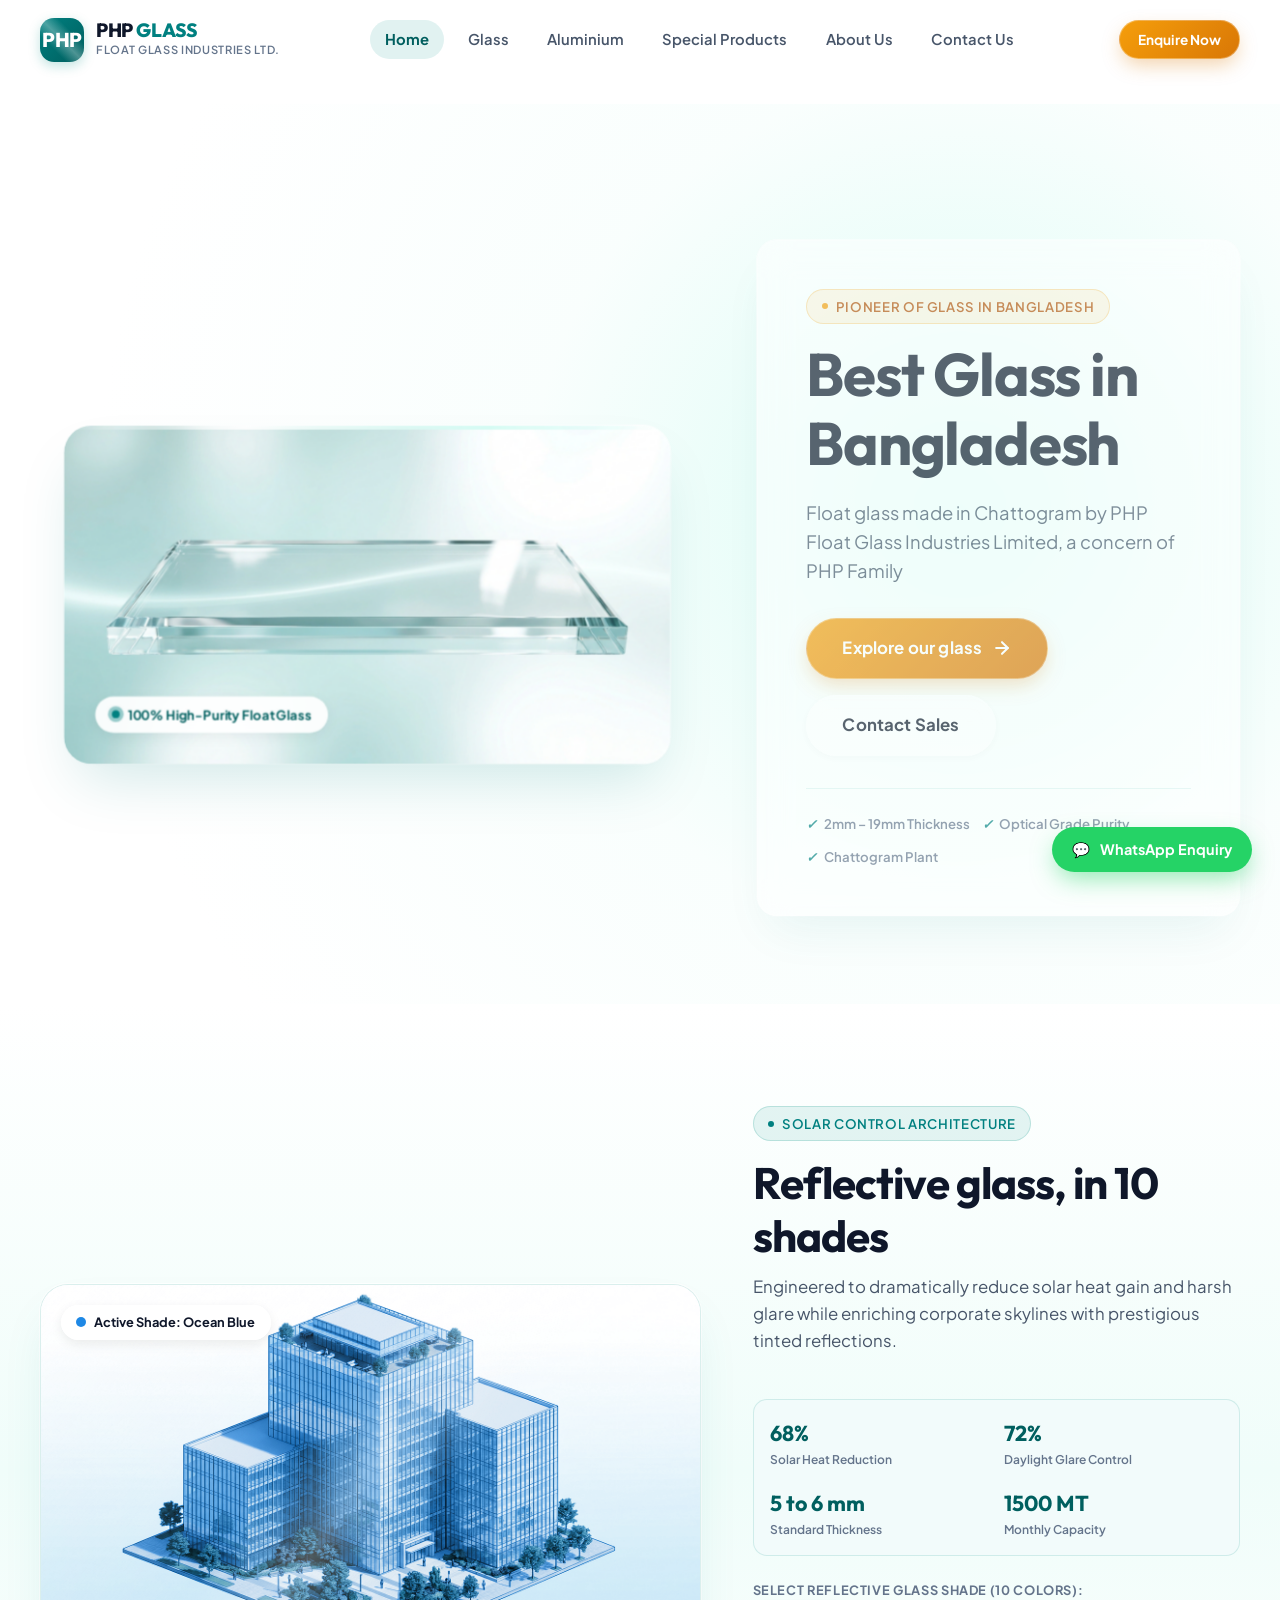
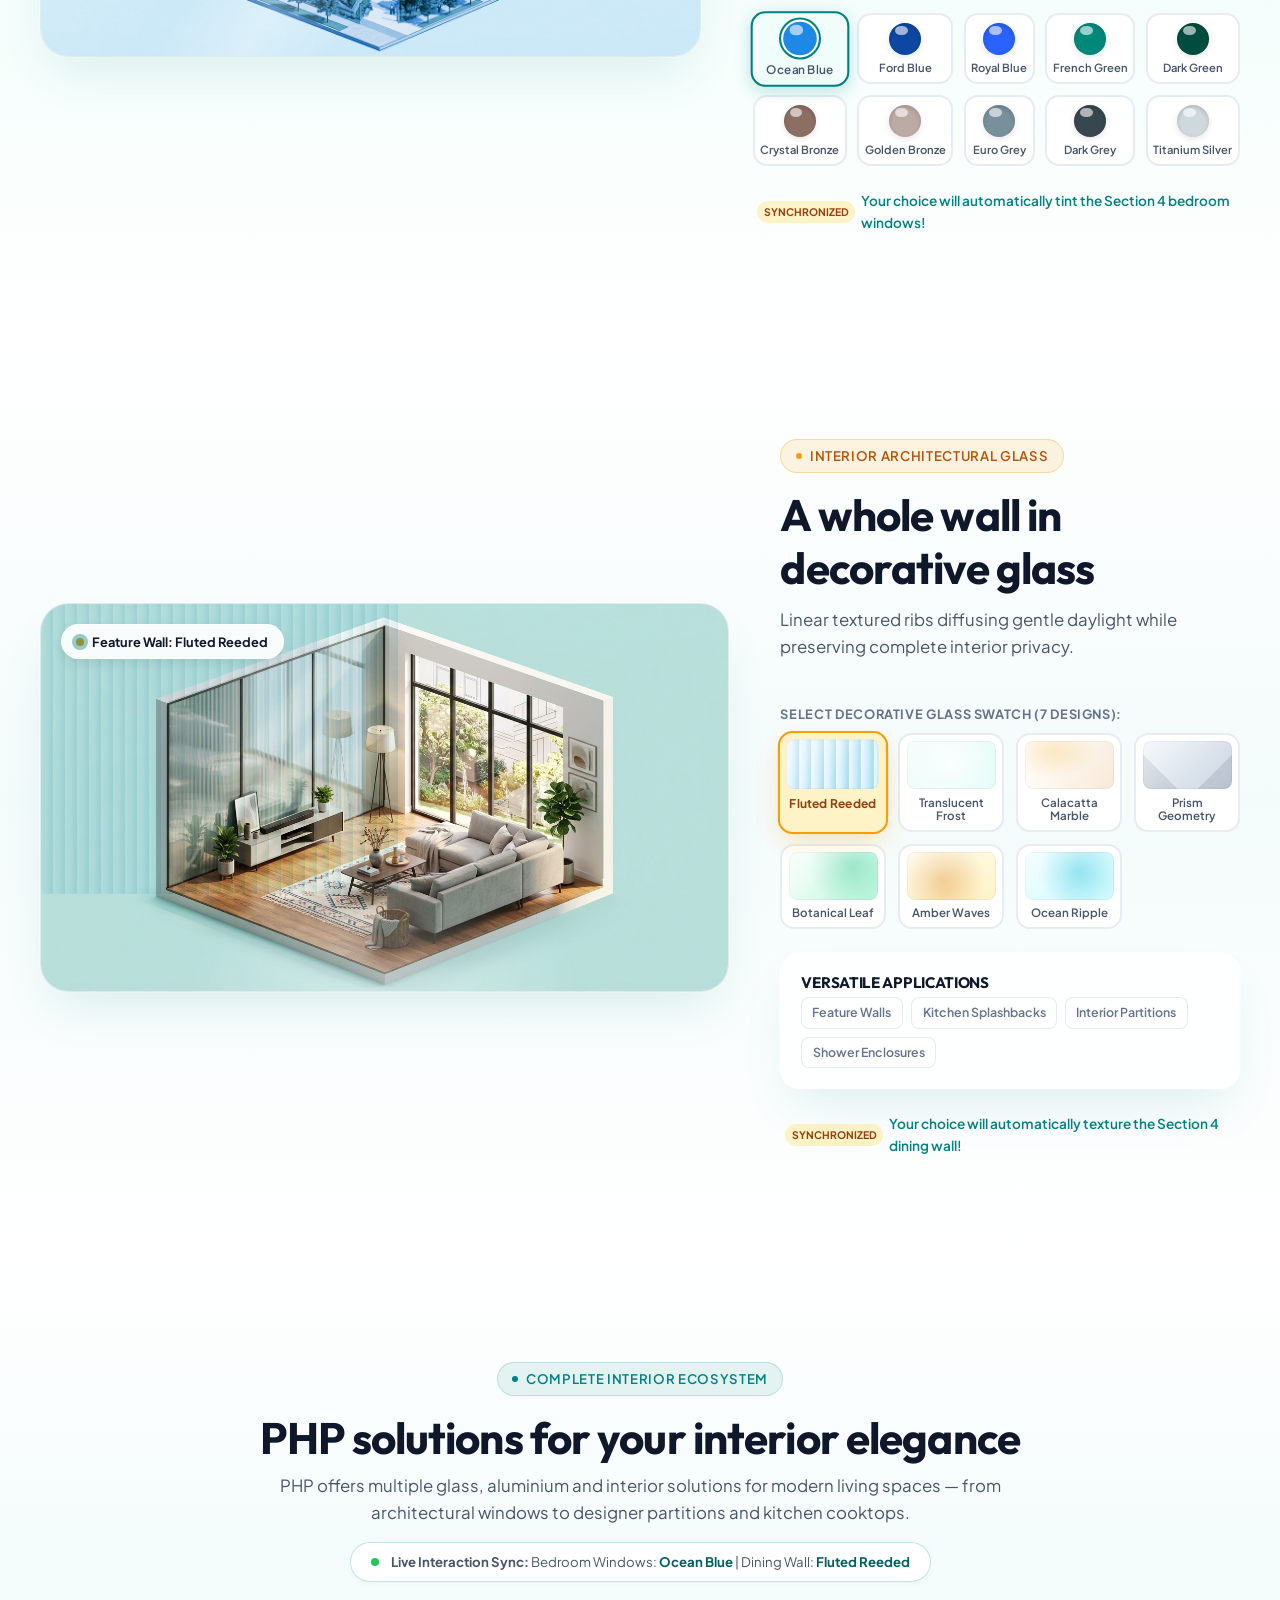
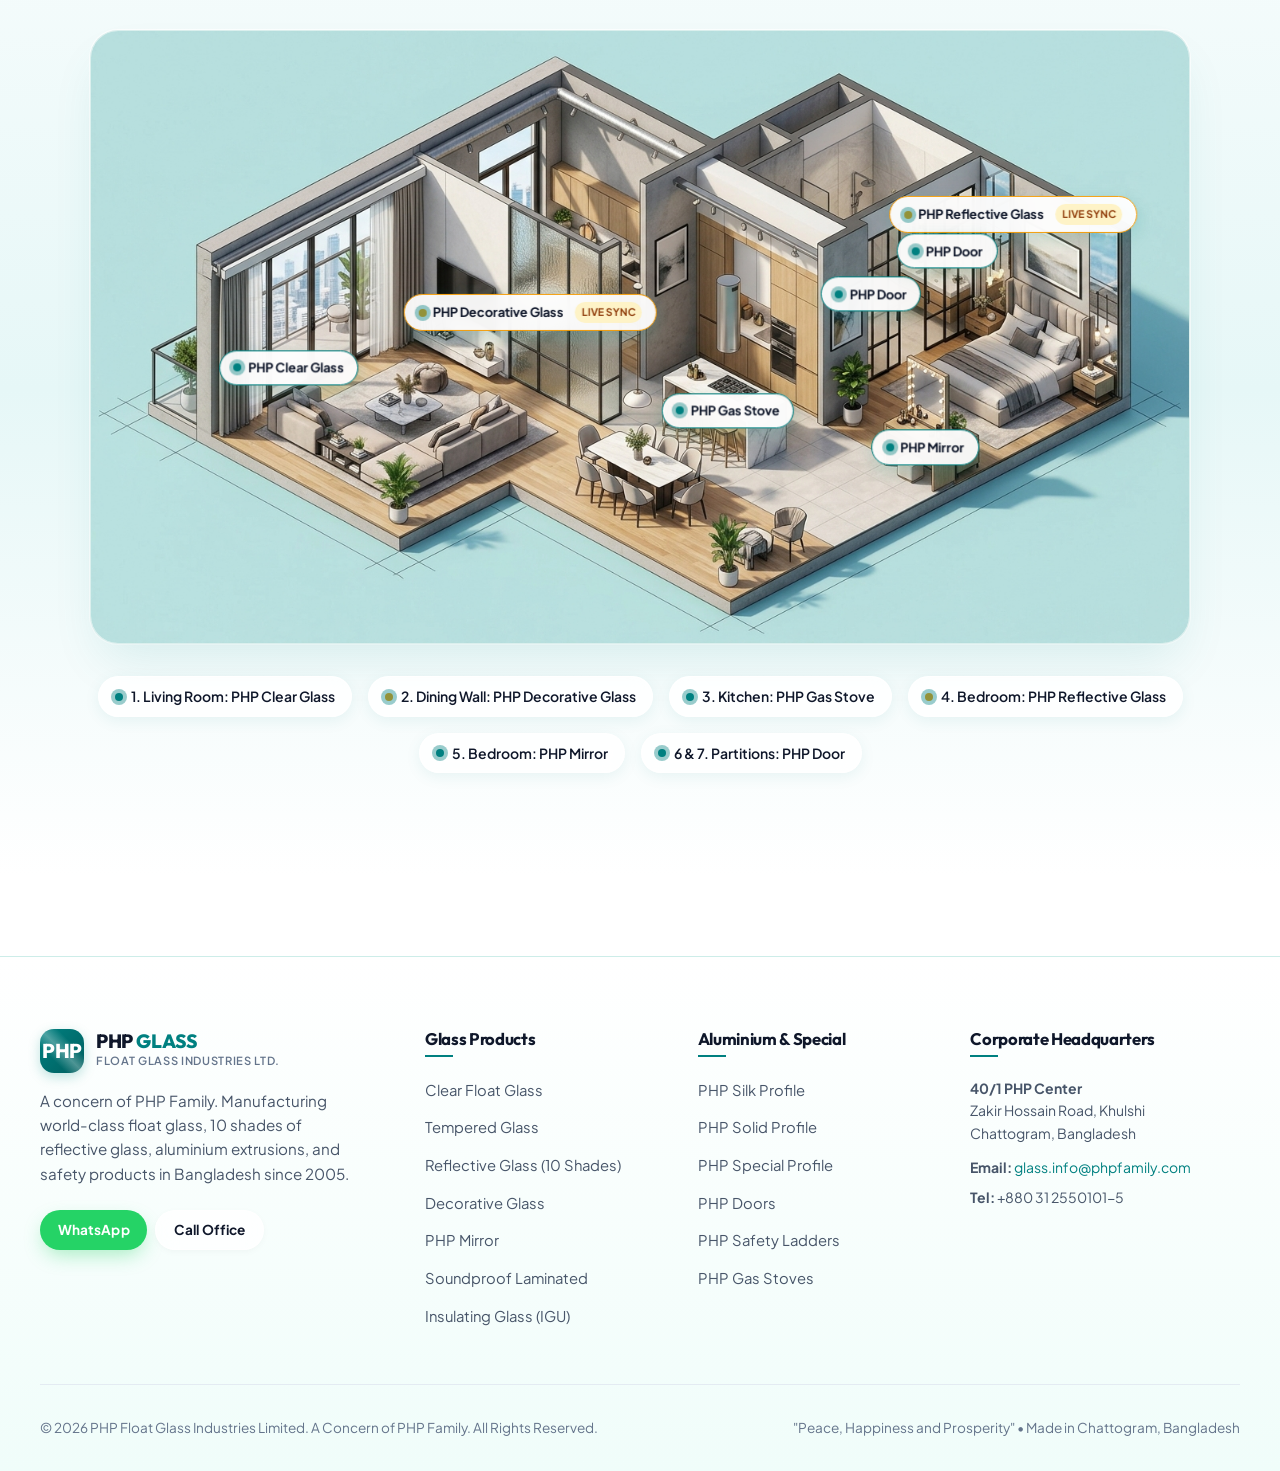
<file: index.html>
<!DOCTYPE html>
<html lang="en">
<head>
  <meta charset="UTF-8">
  <meta name="viewport" content="width=device-width, initial-scale=1.0">
  <title>PHP Float Glass Industries Limited | Best Glass in Bangladesh</title>
  <meta name="description" content="PHP Float Glass Industries Limited, a concern of PHP Family. Manufacturer of premium Clear Float Glass, 10 Shades of Reflective Glass, Tempered Safety Glass, Decorative Glass, Mirrors, Aluminium Profiles and Special Interior Products in Chattogram, Bangladesh.">
  <meta name="keywords" content="PHP Glass, Best Glass in Bangladesh, Float Glass, Reflective Glass, Tempered Glass, Aluminium Profiles, Gas Stove, PHP Family, Chattogram">
  <meta property="og:title" content="PHP Float Glass Industries Limited | Best Glass in Bangladesh">
  <meta property="og:description" content="Showcasing high-performance architectural float glass, reflective glass, and interior elegance solutions made in Chattogram by PHP Family.">
  <meta property="og:type" content="website">

  <!-- Favicon -->
  <link rel="icon" href="data:image/svg+xml,<svg xmlns='http://www.w3.org/2000/svg' viewBox='0 0 100 100'><rect width='100' height='100' rx='22' fill='%23008080'/><text x='50%' y='62%' dominant-baseline='middle' text-anchor='middle' font-family='sans-serif' font-weight='900' font-size='38' fill='white'>PHP</text></svg>">

  <!-- Google Fonts: Plus Jakarta Sans & Outfit -->
  <link rel="preconnect" href="https://fonts.googleapis.com">
  <link rel="preconnect" href="https://fonts.gstatic.com" crossorigin>
  <link href="https://fonts.googleapis.com/css2?family=Outfit:wght@400;500;600;700;800&family=Plus+Jakarta+Sans:ital,wght@0,300;0,400;0,500;0,600;0,700;0,800;1,400&display=swap" rel="stylesheet">

  <!-- Stylesheets -->
  <link rel="stylesheet" href="css/variables.css">
  <link rel="stylesheet" href="css/base.css">
  <link rel="stylesheet" href="css/components.css">
  <link rel="stylesheet" href="css/scenes.css">
  <link rel="stylesheet" href="css/pages.css">
</head>
<body>

  <!-- ==========================================================================
       SITE HEADER & NAVIGATION
       ========================================================================== -->
  <header class="site-header" id="site-header">
    <div class="container header-inner">
      <a href="#home" class="brand-logo" aria-label="PHP Float Glass Home">
        <div class="logo-badge">
          <span>PHP</span>
        </div>
        <div class="brand-info">
          <div class="brand-name">PHP <span>GLASS</span></div>
          <div class="brand-sub">Float Glass Industries Ltd.</div>
        </div>
      </a>

      <!-- Desktop Nav Menu -->
      <nav>
        <ul class="nav-menu" id="nav-menu">
          <li><a href="#home" class="nav-link active">Home</a></li>
          <li><a href="#glass" class="nav-link">Glass</a></li>
          <li><a href="#aluminium" class="nav-link">Aluminium</a></li>
          <li><a href="#special-products" class="nav-link">Special Products</a></li>
          <li><a href="#about" class="nav-link">About Us</a></li>
          <li><a href="#contact" class="nav-link">Contact Us</a></li>
        </ul>
      </nav>

      <!-- Header Actions -->
      <div class="header-actions">
        <a href="#contact" class="btn btn-amber btn-sm">
          <span>Enquire Now</span>
        </a>
        <button class="mobile-nav-toggle" id="mobile-nav-toggle" aria-label="Toggle Navigation Menu">
          ☰
        </button>
      </div>
    </div>
  </header>

  <!-- ==========================================================================
       VIEW: HOMEPAGE (VIEWS CONTAINER)
       ========================================================================== -->
  <main>
    <div id="view-home" class="page-view active">
      
      <!-- ======================================================================
           SECTION 1: CLEAR GLASS HERO (STICKY SCENE)
           ====================================================================== -->
      <section class="hero-sticky-section" id="hero-clear-glass-scene">
        <div class="container hero-grid">
          
          <!-- Visual: Physically Realistic Clear Glass Slab -->
          <div class="hero-visual-stage">
            <div class="glass-slab-container" id="hero-glass-slab">
              <div class="glass-slab-card glass-light-sweep-container">
                <img src="./assets/images/hero_clear_glass.jpg" alt="PHP Clear Float Glass Slab" class="glass-slab-image" id="hero-slab-img">
                <div class="glass-light-sweep"></div>
                
                <div class="hero-glass-pill-tag">
                  <span class="pin-dot"></span>
                  <span>100% High-Purity Float Glass</span>
                </div>
              </div>
            </div>
          </div>

          <!-- Frosted Information Panel (Desktop Right) -->
          <div class="hero-frosted-panel frosted-glass-card">
            <div class="section-tag amber">Pioneer of Glass in Bangladesh</div>
            <h1 class="hero-title">Best Glass in Bangladesh</h1>
            <p class="hero-supporting-text">
              Float glass made in Chattogram by PHP Float Glass Industries Limited, a concern of PHP Family
            </p>
            
            <div class="hero-cta-group">
              <a href="#glass" class="btn btn-amber btn-lg">
                <span>Explore our glass</span>
                <svg width="20" height="20" viewBox="0 0 24 24" fill="none" stroke="currentColor" stroke-width="2.5" stroke-linecap="round" stroke-linejoin="round">
                  <line x1="5" y1="12" x2="19" y2="12"></line>
                  <polyline points="12 5 19 12 12 19"></polyline>
                </svg>
              </a>
              <a href="#contact" class="btn btn-glass btn-lg">
                <span>Contact Sales</span>
              </a>
            </div>

            <div class="hero-fact-chips">
              <div class="hero-fact-item">
                <i>✓</i> <span>2mm – 19mm Thickness</span>
              </div>
              <div class="hero-fact-item">
                <i>✓</i> <span>Optical Grade Purity</span>
              </div>
              <div class="hero-fact-item">
                <i>✓</i> <span>Chattogram Plant</span>
              </div>
            </div>
          </div>

        </div>
      </section>

      <!-- ======================================================================
           SECTION 2: REFLECTIVE GLASS BUILDING (ISOMETRIC SHOWCASE)
           ====================================================================== -->
      <section class="section-spacing reflective-section" id="section-reflective-building">
        <div class="container">
          
          <div class="building-showcase-grid">
            
            <!-- Isometric 3D Glass Building Visualization -->
            <div class="building-stage">
              <div class="building-canvas-wrapper glass-light-sweep-container">
                <img src="./assets/images/building_reflective.jpg" alt="PHP Reflective Glass Commercial Building" class="building-base-image" id="building-base-img">
                
                <!-- Dynamic Tint Overlay & Sheen -->
                <div class="building-glass-overlay" id="building-glass-tint"></div>
                <div class="building-reflection-sheen"></div>
                <div class="glass-light-sweep"></div>

                <!-- Active Shade Floating Badge -->
                <div class="building-active-badge">
                  <span class="building-active-dot" id="building-active-dot"></span>
                  <span>Active Shade: <strong id="building-active-name">Ocean Blue</strong></span>
                </div>
              </div>
            </div>

            <!-- Content & 10 Color Chips Selector -->
            <div class="building-sidebar">
              <div>
                <div class="section-tag">Solar Control Architecture</div>
                <h2>Reflective glass, in 10 shades</h2>
                <p style="margin: 0.75rem 0 1.25rem 0;">
                  Engineered to dramatically reduce solar heat gain and harsh glare while enriching corporate skylines with prestigious tinted reflections.
                </p>
              </div>

              <!-- Catalogue Facts Row -->
              <div class="building-facts-bar">
                <div class="b-fact-item">
                  <span class="b-fact-val" id="b-heat-val">68%</span>
                  <span class="b-fact-lbl">Solar Heat Reduction</span>
                </div>
                <div class="b-fact-item">
                  <span class="b-fact-val" id="b-glare-val">72%</span>
                  <span class="b-fact-lbl">Daylight Glare Control</span>
                </div>
                <div class="b-fact-item">
                  <span class="b-fact-val">5 to 6 mm</span>
                  <span class="b-fact-lbl">Standard Thickness</span>
                </div>
                <div class="b-fact-item">
                  <span class="b-fact-val">1500 MT</span>
                  <span class="b-fact-lbl">Monthly Capacity</span>
                </div>
              </div>

              <!-- 10 Color Chips -->
              <div class="color-chips-wrapper">
                <span style="font-size: 0.8rem; font-weight: 700; color: var(--text-muted); text-transform: uppercase; letter-spacing: 0.05em;">
                  SELECT REFLECTIVE GLASS SHADE (10 COLORS):
                </span>
                <div class="chips-grid" id="reflective-chips-container">
                  <!-- Injected by scenes.js -->
                </div>
              </div>

              <div style="font-size: 0.85rem; color: var(--php-teal); font-weight: 600; display: flex; align-items: center; gap: 0.4rem;">
                <span class="dynamic-sync-indicator">Synchronized</span>
                <span>Your choice will automatically tint the Section 4 bedroom windows!</span>
              </div>
            </div>

          </div>

        </div>
      </section>

      <!-- ======================================================================
           SECTION 3: DECORATIVE GLASS ROOM (LIVING ROOM CUTAWAY)
           ====================================================================== -->
      <section class="section-spacing decorative-section" id="section-decorative-room">
        <div class="container">
          
          <div class="room-showcase-grid">
            
            <!-- Isometric 3D Living Room Cutaway with 3 Decorative Glass Panels -->
            <div class="room-stage">
              <div class="room-canvas-wrapper glass-light-sweep-container">
                <img src="./assets/images/room_decorative.jpg" alt="PHP Decorative Glass Interior Living Room Cutaway" class="room-base-image" id="room-base-img">
                
                <!-- Dynamic Decorative Wall Overlay & Floor Light Bounce -->
                <div class="room-wall-overlay" id="room-decorative-wall"></div>
                <div class="room-floor-bounce"></div>
                <div class="glass-light-sweep"></div>

                <div class="building-active-badge">
                  <span class="pin-dot" style="background: var(--amber-primary);"></span>
                  <span>Feature Wall: <strong id="room-active-texture-name">Fluted Reeded</strong></span>
                </div>
              </div>
            </div>

            <!-- Content & 7 Swatches Selector -->
            <div class="room-sidebar">
              <div>
                <div class="section-tag amber">Interior Architectural Glass</div>
                <h2>A whole wall in decorative glass</h2>
                <p style="margin: 0.75rem 0 1.25rem 0;" id="room-active-texture-desc">
                  Transform residential feature walls, luxury kitchen splashbacks, and office partitions with light-diffusing textured glass.
                </p>
              </div>

              <!-- 7 Swatches -->
              <div>
                <span style="font-size: 0.8rem; font-weight: 700; color: var(--text-muted); text-transform: uppercase; letter-spacing: 0.05em; display: block; margin-bottom: 0.5rem;">
                  SELECT DECORATIVE GLASS SWATCH (7 DESIGNS):
                </span>
                <div class="swatches-grid" id="decorative-swatches-container">
                  <!-- Injected by scenes.js -->
                </div>
              </div>

              <div class="frosted-glass-card" style="padding: 1.25rem;">
                <h4 style="font-size: 0.95rem; margin-bottom: 0.35rem; color: var(--text-main);">VERSATILE APPLICATIONS</h4>
                <div style="display: flex; gap: 0.5rem; flex-wrap: wrap;">
                  <span class="spec-tag">Feature Walls</span>
                  <span class="spec-tag">Kitchen Splashbacks</span>
                  <span class="spec-tag">Interior Partitions</span>
                  <span class="spec-tag">Shower Enclosures</span>
                </div>
              </div>

              <div style="font-size: 0.85rem; color: var(--php-teal); font-weight: 600; display: flex; align-items: center; gap: 0.4rem;">
                <span class="dynamic-sync-indicator">Synchronized</span>
                <span>Your choice will automatically texture the Section 4 dining wall!</span>
              </div>
            </div>

          </div>

        </div>
      </section>

      <!-- ======================================================================
           SECTION 4: PHP SOLUTIONS FOR YOUR INTERIOR ELEGANCE
           ====================================================================== -->
      <section class="section-spacing apartment-section" id="section-apartment-solutions">
        <div class="container">
          
          <div class="apartment-header-box">
            <div class="section-tag">Complete Interior Ecosystem</div>
            <h2>PHP solutions for your interior elegance</h2>
            <p style="margin-top: 0.5rem;">
              PHP offers multiple glass, aluminium and interior solutions for modern living spaces — from architectural windows to designer partitions and kitchen cooktops.
            </p>

            <div class="apartment-live-sync-banner">
              <span class="apartment-sync-dot"></span>
              <span><strong>Live Interaction Sync:</strong> Bedroom Windows: <span class="apartment-sync-tag" id="apt-sync-reflective-name">Ocean Blue</span> | Dining Wall: <span class="apartment-sync-tag" id="apt-sync-decorative-name">Fluted Reeded</span></span>
            </div>
          </div>

          <!-- Large 3D Apartment Cutaway with Interactive Hotspots & Sync Layers -->
          <div class="apartment-interactive-stage" id="apartment-interactive-stage">
            <div class="apartment-image-container glass-light-sweep-container">
              <img src="./assets/images/apartment_cutaway.jpg" alt="PHP Interior Elegance 3D Apartment Cutaway" class="apartment-base-img" id="apt-base-img">
              
              <!-- Synchronized Hotspot Dynamic Color Regions -->
              <div id="apt-bedroom-window-zone" style="position: absolute; top: 22%; left: 82%; width: 12%; height: 26%; opacity: 0.45; mix-blend-mode: multiply; border-radius: 4px; pointer-events: none; transition: all 0.35s ease;"></div>
              <div id="apt-dining-wall-zone" style="position: absolute; top: 32%; left: 38%; width: 10%; height: 30%; opacity: 0.45; mix-blend-mode: multiply; border-radius: 4px; pointer-events: none; transition: all 0.35s ease;"></div>

              <div class="glass-light-sweep"></div>
              <!-- Hotspot pins will be injected by scenes.js with leader lines -->
            </div>
          </div>

          <!-- Hotspots Legend Strip -->
          <div style="display: flex; justify-content: center; gap: 1rem; margin-top: 2rem; flex-wrap: wrap;">
            <div class="glass-pill" onclick="window.location.hash='#glass'">
              <span class="pin-dot"></span> <span>1. Living Room: PHP Clear Glass</span>
            </div>
            <div class="glass-pill" onclick="window.location.hash='#glass'">
              <span class="pin-dot" style="background: var(--amber-primary);"></span> <span>2. Dining Wall: PHP Decorative Glass</span>
            </div>
            <div class="glass-pill" onclick="window.location.hash='#special-products'">
              <span class="pin-dot"></span> <span>3. Kitchen: PHP Gas Stove</span>
            </div>
            <div class="glass-pill" onclick="window.location.hash='#glass'">
              <span class="pin-dot" style="background: var(--amber-primary);"></span> <span>4. Bedroom: PHP Reflective Glass</span>
            </div>
            <div class="glass-pill" onclick="window.location.hash='#glass'">
              <span class="pin-dot"></span> <span>5. Bedroom: PHP Mirror</span>
            </div>
            <div class="glass-pill" onclick="window.location.hash='#special-products'">
              <span class="pin-dot"></span> <span>6 & 7. Partitions: PHP Door</span>
            </div>
          </div>

        </div>
      </section>

    </div>

    <!-- ======================================================================
         VIEW: GLASS DEDICATED PRODUCT PAGE (#glass)
         ====================================================================== -->
    <div id="view-glass" class="page-view">
      <div class="page-hero">
        <div class="container">
          <div class="section-tag">Manufacturing Portfolio</div>
          <h1 class="page-hero-title">Architectural Glass Collection</h1>
          <p class="page-hero-desc">
            Explore PHP’s world-class float, safety, solar-control, and acoustic glass products manufactured in Chattogram with strict international quality compliance.
          </p>
        </div>
      </div>

      <div class="container">
        <!-- Responsive Grid with Exactly 7 Glass Cards in Exact Order -->
        <div class="product-grid" id="glass-products-grid">
          <!-- Injected dynamically by main.js in exact order: Clear -> Tempered -> Reflective -> Decorative -> Mirror -> Soundproof -> Insulating -->
        </div>
      </div>
    </div>

    <!-- ======================================================================
         VIEW: ALUMINIUM DEDICATED PAGE (#aluminium)
         ====================================================================== -->
    <div id="view-aluminium" class="page-view">
      <div class="page-hero">
        <div class="container">
          <div class="aluminium-logo-badge">
            PHP <span>ALUMINIUM</span>
          </div>
          <h1 class="page-hero-title">Architectural Aluminium Extrusions</h1>
          <p class="page-hero-desc">
            High-strength precision engineered aluminium profile series designed for residential, commercial and high-rise curtain wall applications.
          </p>
        </div>
      </div>

      <div class="container">
        <!-- Intro Banner -->
        <div class="aluminium-intro-banner">
          <div>
            <h2>Precision Extrusions with International Standards</h2>
            <p style="margin: 1rem 0;">
              Manufactured with top-grade 6063 aluminium billet, PHP Aluminium profiles offer superior structural rigidity, strict dimensional tolerances, and high weatherability in tropical coastal environments.
            </p>
            <div style="display: flex; gap: 0.75rem; flex-wrap: wrap;">
              <span class="spec-tag">Alloy: <strong>6063-T5 / T6</strong></span>
              <span class="spec-tag">Anodizing: <strong>10–15 Microns</strong></span>
              <span class="spec-tag">Finish: <strong>Bronze, Silver, Champagne</strong></span>
            </div>
          </div>
          <div style="text-align: center;">
            <img src="./assets/images/aluminium_profiles.jpg" alt="PHP Aluminium Profile Extrusions" style="border-radius: var(--radius-lg); box-shadow: var(--shadow-md);">
          </div>
        </div>

        <!-- 3 Aluminium Product Cards -->
        <div class="product-grid" id="aluminium-cards-grid">
          <!-- Injected by main.js: PHP Silk (0.85-1.0mm), PHP Solid (1.1-1.2mm), PHP Special (1.2-1.5mm) -->
        </div>
      </div>
    </div>

    <!-- ======================================================================
         VIEW: SPECIAL PRODUCTS PAGE (#special-products)
         ====================================================================== -->
    <div id="view-special-products" class="page-view">
      <div class="page-hero">
        <div class="container">
          <div class="section-tag amber">Specialized Engineering</div>
          <h1 class="page-hero-title">Special Interior & Industrial Products</h1>
          <p class="page-hero-desc">
            Engineered architectural doors, professional aluminium safety ladders, and luxury tempered glass cooktop gas stoves by PHP.
          </p>
        </div>
      </div>

      <div class="container">
        <!-- 3 Major Product Blocks: Door, Ladder, Gas Stove -->
        <div class="special-blocks-container" id="special-products-container">
          <!-- Injected dynamically by main.js -->
        </div>
      </div>
    </div>

    <!-- ======================================================================
         VIEW: ABOUT US PAGE (#about)
         ====================================================================== -->
    <div id="view-about" class="page-view">
      <div class="page-hero">
        <div class="container">
          <div class="section-tag">Industrial Heritage</div>
          <h1 class="page-hero-title">Pioneering Bangladesh's Glass Industry</h1>
          <p class="page-hero-desc">
            PHP Family since 1969 — driving national economic growth and manufacturing self-sufficiency with world-class industrial infrastructure.
          </p>
        </div>
      </div>

      <div class="container">
        <!-- Corporate Story Section -->
        <div style="display: grid; grid-template-columns: 1.1fr 0.9fr; gap: 3.5rem; align-items: center;">
          <div>
            <h2>PHP Float Glass Industries Limited</h2>
            <p style="margin: 1rem 0; font-size: 1.1rem; line-height: 1.7;">
              Founded under the visionary leadership of <strong>Sufi Mohamed Mizanur Rahman</strong>, PHP Float Glass Industries Limited represents the gold standard of architectural glass manufacturing in Bangladesh. Located in Chattogram, our plant utilizes advanced float melting technology and high-precision cutting lines to supply both domestic and global projects.
            </p>
            <p style="font-size: 1.05rem; color: var(--text-secondary);">
              From commercial skyscrapers to modern residences, our glass and aluminium solutions empower architects and builders with unmatched optical clarity, thermal efficiency, and lifelong durability.
            </p>
          </div>
          <div style="border-radius: var(--radius-xl); overflow: hidden; box-shadow: var(--shadow-glass);">
            <img src="./assets/images/factory_chattogram.jpg" alt="PHP Float Glass Industries Factory in Chattogram" style="width: 100%; height: auto;">
          </div>
        </div>

        <!-- Visual Facts / Statistics Cards -->
        <div class="about-stats-grid" id="about-stats-container">
          <!-- Injected by main.js: 10 Shades, 1500 MT Capacity, 30% Domestic Demand -->
        </div>

        <!-- Timeline Strip -->
        <div class="timeline-strip" id="about-timeline-container">
          <!-- Injected by main.js: 1969 to Present -->
        </div>

        <!-- Brand Mantra Closing Statement -->
        <div class="mantra-banner">
          <h2>"Peace, Happiness and Prosperity"</h2>
          <p>
            The guiding philosophy that drives every square meter of glass we melt, every profile we extrude, and every community partnership we nurture across Bangladesh.
          </p>
        </div>
      </div>
    </div>

    <!-- ======================================================================
         VIEW: CONTACT US PAGE (#contact)
         ====================================================================== -->
    <div id="view-contact" class="page-view">
      <div class="page-hero">
        <div class="container">
          <div class="section-tag amber">Direct Corporate Enquiry</div>
          <h1 class="page-hero-title">Connect with PHP Glass Sales Team</h1>
          <p class="page-hero-desc">
            Reach out for project consultations, architectural specifications, dealership queries, or instant quotation requests.
          </p>
        </div>
      </div>

      <div class="container">
        <div class="contact-grid">
          
          <!-- Conversion Enquiry Form -->
          <div class="contact-form-card">
            <h3 style="margin-bottom: 0.5rem;">Send an Enquiry</h3>
            <p style="margin-bottom: 1.5rem; font-size: 0.95rem;">Fill in your details below and our sales engineering team will respond within 24 hours.</p>
            
            <form id="enquiry-form">
              <div class="form-group">
                <label for="contact-name" class="form-label">Full Name *</label>
                <input type="text" id="contact-name" class="form-control" placeholder="e.g. Architect Rahman / Engr. Hasan" required>
              </div>

              <div class="form-group">
                <label for="contact-phone" class="form-label">Phone or WhatsApp *</label>
                <input type="tel" id="contact-phone" class="form-control" placeholder="e.g. +880 1700-000000" required>
              </div>

              <div class="form-group">
                <label for="contact-product" class="form-label">Product of Interest</label>
                <select id="contact-product" class="form-control">
                  <option value="Clear Float Glass">Clear Float Glass</option>
                  <option value="Tempered Safety Glass">Tempered Safety Glass</option>
                  <option value="Reflective Glass (10 Shades)">Reflective Glass (10 Shades)</option>
                  <option value="Decorative Glass (Fluted / Printed)">Decorative Glass (Fluted / Printed)</option>
                  <option value="PHP Mirror">PHP Mirror</option>
                  <option value="Soundproof Laminated Glass">Soundproof Laminated Glass</option>
                  <option value="Insulating Glass Unit (IGU)">Insulating Glass Unit (IGU)</option>
                  <option value="PHP Aluminium Profiles (Silk/Solid/Special)">PHP Aluminium Profiles</option>
                  <option value="PHP Door Systems">PHP Door Systems</option>
                  <option value="PHP Safety Ladders">PHP Safety Ladders</option>
                  <option value="PHP Gas Stoves">PHP Gas Stoves</option>
                  <option value="Commercial Project / Dealership">Commercial Project / Dealership</option>
                </select>
              </div>

              <div class="form-group">
                <label for="contact-message" class="form-label">Message / Project Specifications</label>
                <textarea id="contact-message" class="form-control" rows="4" placeholder="Mention required dimensions, thickness, quantities or location..."></textarea>
              </div>

              <div style="display: flex; gap: 1rem; align-items: center; flex-wrap: wrap;">
                <button type="submit" class="btn btn-amber btn-lg">
                  Submit Enquiry
                </button>
                <a href="https://wa.me/8801713000000" target="_blank" class="btn btn-whatsapp btn-lg">
                  <span>Chat on WhatsApp</span>
                </a>
              </div>
            </form>
          </div>

          <!-- Contact Information & Quick CTAs -->
          <div class="contact-info-card">
            
            <div class="info-item-box">
              <div class="info-icon-circle">📍</div>
              <div class="info-details">
                <h4>Headquarters Address</h4>
                <p><strong>40/1 PHP Center</strong>, Zakir Hossain Road, Khulshi, Chattogram, Bangladesh</p>
              </div>
            </div>

            <div class="info-item-box">
              <div class="info-icon-circle">✉️</div>
              <div class="info-details">
                <h4>Official Email</h4>
                <p><a href="mailto:glass.info@phpfamily.com">glass.info@phpfamily.com</a></p>
              </div>
            </div>

            <div class="info-item-box">
              <div class="info-icon-circle">📞</div>
              <div class="info-details">
                <h4>Telephone / Direct Desk</h4>
                <p><a href="tel:+880312550101">+880 31 2550101-5</a></p>
                <p style="font-size: 0.85rem; color: var(--text-muted); margin-top: 0.2rem;">Direct Helpline: +880 1713-000000</p>
              </div>
            </div>

            <!-- Dealer Locator Teaser -->
            <div class="frosted-glass-card" style="padding: 1.5rem;">
              <h4 style="font-size: 1.05rem; margin-bottom: 0.35rem; color: var(--text-main);">Authorized Dealer Network</h4>
              <p style="font-size: 0.875rem; color: var(--text-secondary); margin-bottom: 0.75rem;">
                Looking for a local distributor? Our dealer network spans across Dhaka, Chattogram, Sylhet, Rajshahi, Khulna, and Bogura.
              </p>
              <button class="btn btn-outline-teal btn-sm" onclick="showToast('Nationwide Dealer locator database expanding in next phase')">
                Find Nearest Dealer
              </button>
            </div>

          </div>

        </div>

        <!-- Interactive Map Embed Area -->
        <div style="margin-bottom: 4rem;">
          <h3 style="margin-bottom: 1rem;">PHP Center Location</h3>
          <div class="map-embed-container" style="display: flex; align-items: center; justify-content: center; flex-direction: column; background: linear-gradient(135deg, #e6f7f7 0%, #f0fdfa 100%); text-align: center; padding: 2rem;">
            <div style="font-size: 2.5rem; margin-bottom: 0.5rem;">🗺️</div>
            <h4 style="font-size: 1.2rem; color: var(--php-teal-dark);">PHP Center — Khulshi, Chattogram</h4>
            <p style="font-size: 0.95rem; color: var(--text-secondary); max-width: 500px; margin: 0.4rem 0 1.25rem 0;">
              40/1 PHP Center, Zakir Hossain Road, Khulshi, Chattogram 4000, Bangladesh
            </p>
            <a href="https://maps.google.com/?q=PHP+Center+Zakir+Hossain+Road+Khulshi+Chattogram" target="_blank" class="btn btn-teal btn-sm">
              Open in Google Maps ↗
            </a>
          </div>
        </div>

      </div>
    </div>

  </main>

  <!-- ==========================================================================
       FOOTER
       ========================================================================== -->
  <footer class="site-footer">
    <div class="container">
      <div class="footer-grid">
        
        <!-- Brand Info -->
        <div class="footer-brand">
          <div class="brand-logo">
            <div class="logo-badge">
              <span>PHP</span>
            </div>
            <div class="brand-info">
              <div class="brand-name">PHP <span>GLASS</span></div>
              <div class="brand-sub">Float Glass Industries Ltd.</div>
            </div>
          </div>
          <p>
            A concern of PHP Family. Manufacturing world-class float glass, 10 shades of reflective glass, aluminium extrusions, and safety products in Bangladesh since 2005.
          </p>
          <div style="display: flex; gap: 0.5rem;">
            <a href="https://wa.me/8801713000000" target="_blank" class="btn btn-whatsapp btn-sm">WhatsApp</a>
            <a href="tel:+880312550101" class="btn btn-glass btn-sm">Call Office</a>
          </div>
        </div>

        <!-- Glass Links -->
        <div class="footer-col">
          <h4>Glass Products</h4>
          <ul class="footer-links">
            <li><a href="#glass">Clear Float Glass</a></li>
            <li><a href="#glass">Tempered Glass</a></li>
            <li><a href="#glass">Reflective Glass (10 Shades)</a></li>
            <li><a href="#glass">Decorative Glass</a></li>
            <li><a href="#glass">PHP Mirror</a></li>
            <li><a href="#glass">Soundproof Laminated</a></li>
            <li><a href="#glass">Insulating Glass (IGU)</a></li>
          </ul>
        </div>

        <!-- Aluminium & Special -->
        <div class="footer-col">
          <h4>Aluminium & Special</h4>
          <ul class="footer-links">
            <li><a href="#aluminium">PHP Silk Profile</a></li>
            <li><a href="#aluminium">PHP Solid Profile</a></li>
            <li><a href="#aluminium">PHP Special Profile</a></li>
            <li><a href="#special-products">PHP Doors</a></li>
            <li><a href="#special-products">PHP Safety Ladders</a></li>
            <li><a href="#special-products">PHP Gas Stoves</a></li>
          </ul>
        </div>

        <!-- Company & Contact -->
        <div class="footer-col">
          <h4>Corporate Headquarters</h4>
          <p style="font-size: 0.875rem; color: var(--text-secondary); margin-bottom: 0.75rem;">
            <strong>40/1 PHP Center</strong><br>
            Zakir Hossain Road, Khulshi<br>
            Chattogram, Bangladesh
          </p>
          <p style="font-size: 0.875rem; color: var(--text-secondary); margin-bottom: 0.5rem;">
            <strong>Email:</strong> <a href="mailto:glass.info@phpfamily.com">glass.info@phpfamily.com</a>
          </p>
          <p style="font-size: 0.875rem; color: var(--text-secondary);">
            <strong>Tel:</strong> +880 31 2550101-5
          </p>
        </div>

      </div>

      <!-- Footer Bottom -->
      <div class="footer-bottom">
        <div>
          © 2026 PHP Float Glass Industries Limited. A Concern of PHP Family. All Rights Reserved.
        </div>
        <div>
          "Peace, Happiness and Prosperity" • Made in Chattogram, Bangladesh
        </div>
      </div>
    </div>
  </footer>

  <!-- ==========================================================================
       PRODUCT DETAIL MODAL
       ========================================================================== -->
  <div class="modal-overlay" id="product-modal-overlay">
    <div class="modal-content">
      <button class="modal-close-btn" id="modal-close-btn" aria-label="Close Modal">✕</button>
      <div id="modal-dynamic-body">
        <!-- Dynamic content populated by main.js -->
      </div>
    </div>
  </div>

  <!-- ==========================================================================
       FLOATING WHATSAPP & NOTIFICATIONS
       ========================================================================== -->
  <a href="https://wa.me/8801713000000?text=Hi%20PHP%20Glass%2C%20I%20would%20like%20to%20enquire%20about%20your%20products" target="_blank" class="floating-whatsapp-widget" aria-label="Chat on WhatsApp">
    <span>💬</span>
    <span>WhatsApp Enquiry</span>
  </a>

  <div class="toast-container" id="toast-container"></div>

  <!-- Scripts -->
  <script src="js/data.js"></script>
  <script src="js/state.js"></script>
  <script src="js/scenes.js"></script>
  <script src="js/router.js"></script>
  <script src="js/main.js"></script>
</body>
</html>
</file>
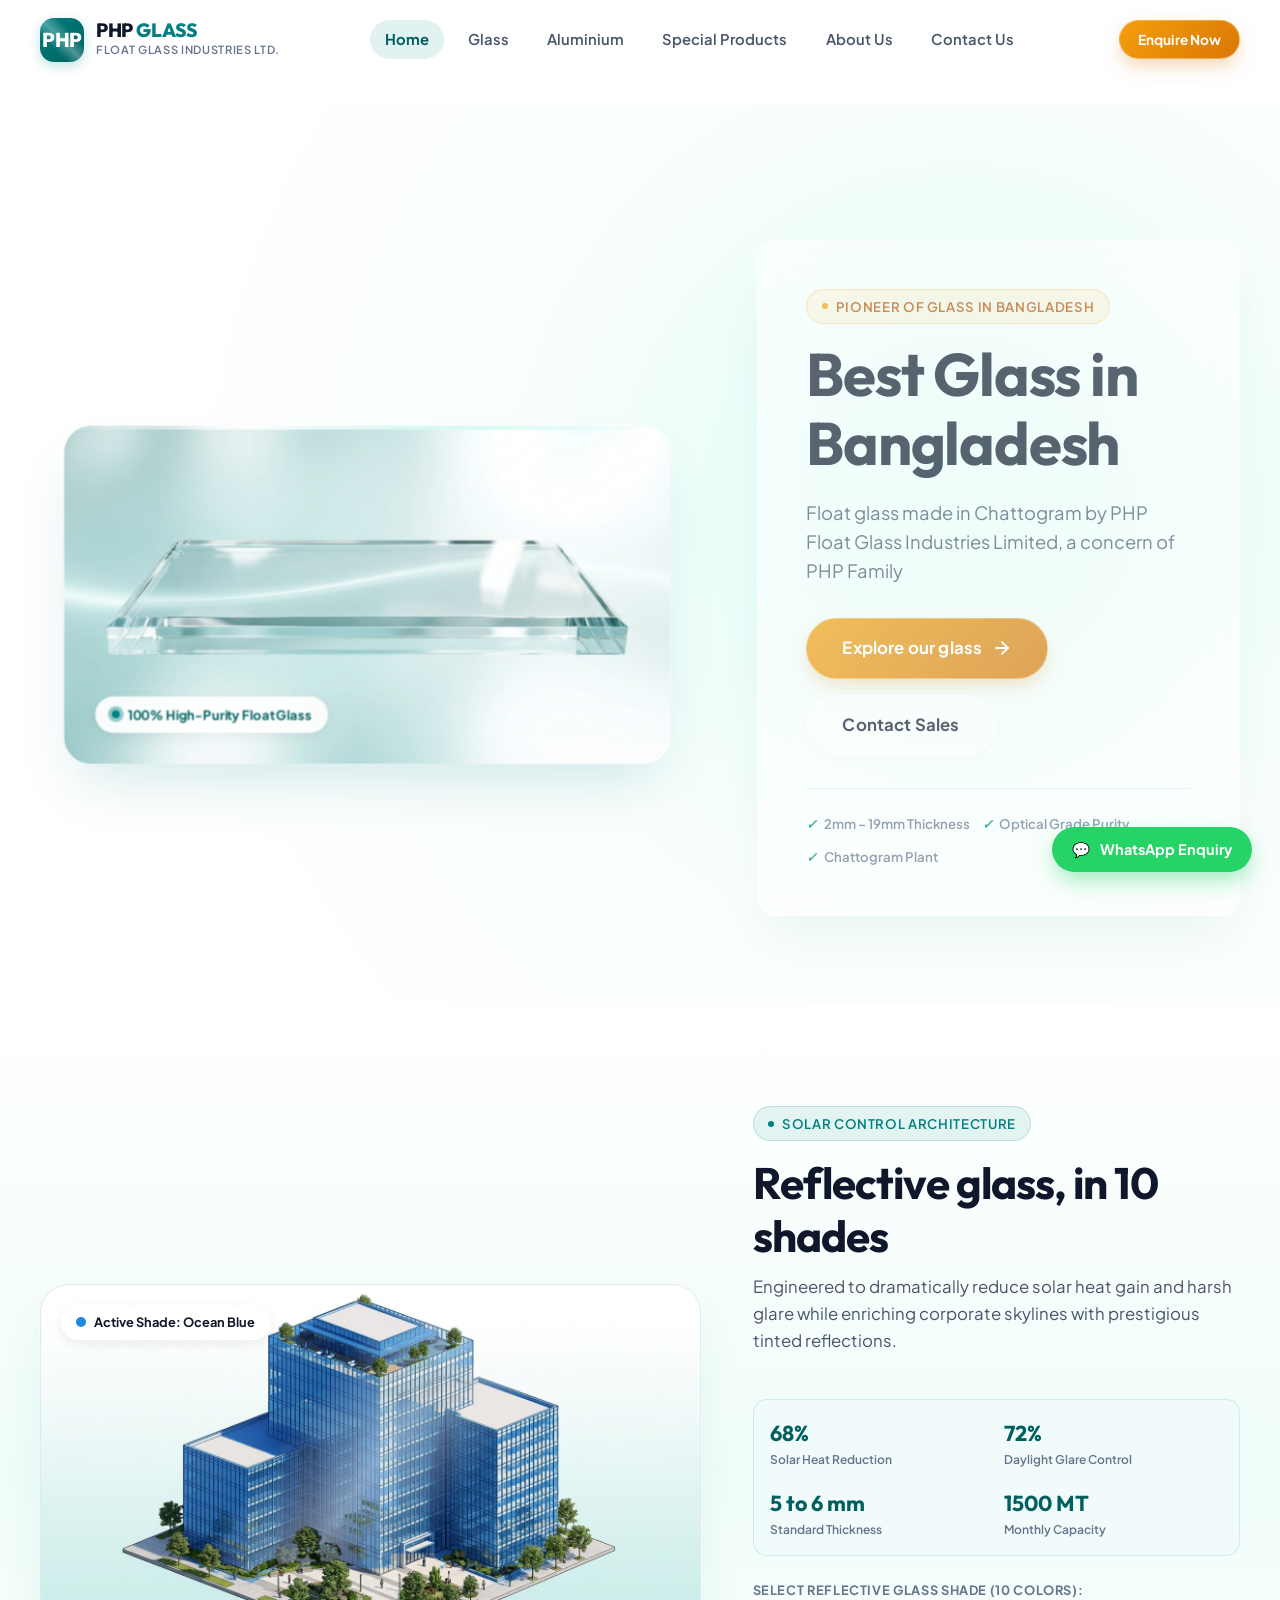
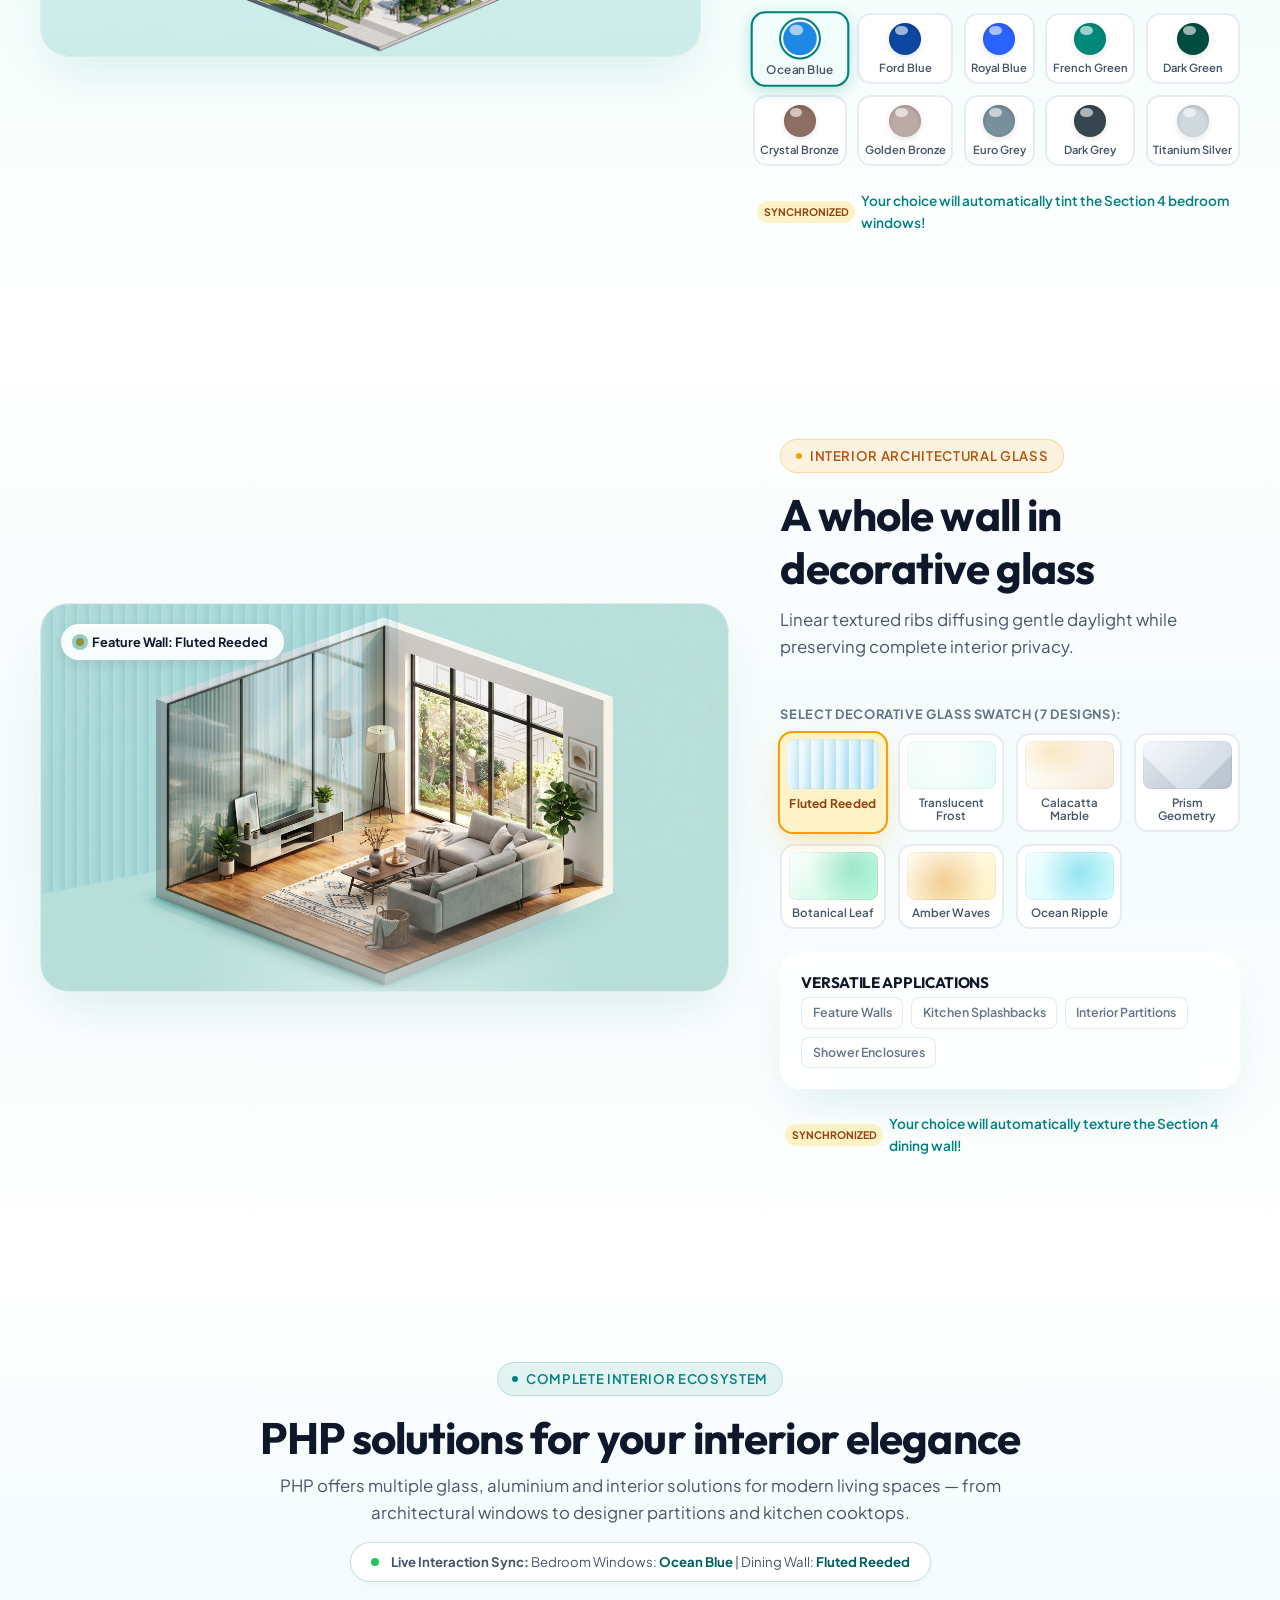
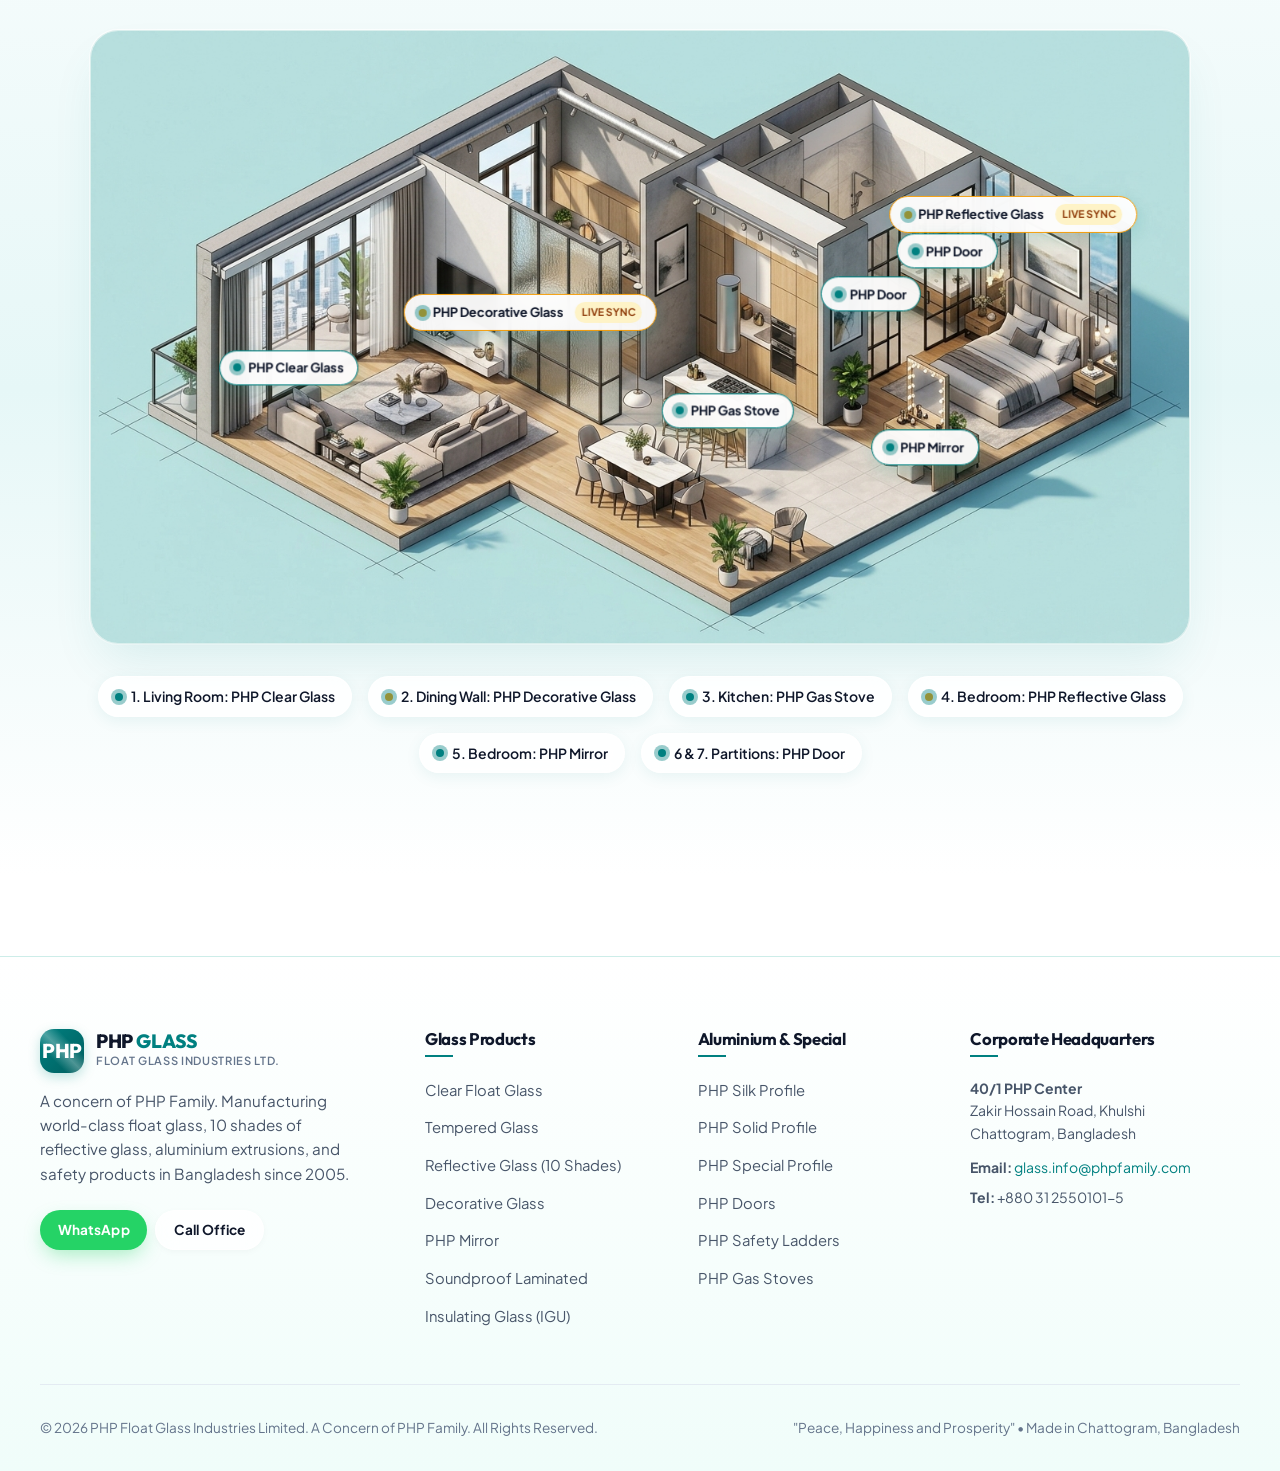
<file: index_v2.html>
<!DOCTYPE html>
<html lang="en">
<head>
  <meta charset="UTF-8">
  <meta name="viewport" content="width=device-width, initial-scale=1.0">
  <title>PHP Float Glass Industries Limited | Glass Color Showcase V2</title>
  <meta name="description" content="PHP Float Glass Industries Limited, a concern of PHP Family. Manufacturer of premium Clear Float Glass, 10 Shades of Reflective Glass, Tempered Safety Glass, Decorative Glass, Mirrors, Aluminium Profiles and Special Interior Products in Chattogram, Bangladesh.">
  <meta name="keywords" content="PHP Glass, Best Glass in Bangladesh, Float Glass, Reflective Glass, Tempered Glass, Aluminium Profiles, Gas Stove, PHP Family, Chattogram">
  <meta property="og:title" content="PHP Float Glass Industries Limited | Best Glass in Bangladesh">
  <meta property="og:description" content="Showcasing high-performance architectural float glass, reflective glass, and interior elegance solutions made in Chattogram by PHP Family.">
  <meta property="og:type" content="website">

  <!-- Favicon -->
  <link rel="icon" href="data:image/svg+xml,<svg xmlns='http://www.w3.org/2000/svg' viewBox='0 0 100 100'><rect width='100' height='100' rx='22' fill='%23008080'/><text x='50%' y='62%' dominant-baseline='middle' text-anchor='middle' font-family='sans-serif' font-weight='900' font-size='38' fill='white'>PHP</text></svg>">

  <!-- Google Fonts: Plus Jakarta Sans & Outfit -->
  <link rel="preconnect" href="https://fonts.googleapis.com">
  <link rel="preconnect" href="https://fonts.gstatic.com" crossorigin>
  <link href="https://fonts.googleapis.com/css2?family=Outfit:wght@400;500;600;700;800&family=Plus+Jakarta+Sans:ital,wght@0,300;0,400;0,500;0,600;0,700;0,800;1,400&display=swap" rel="stylesheet">

  <!-- Stylesheets -->
  <link rel="stylesheet" href="css/variables.css">
  <link rel="stylesheet" href="css/base.css">
  <link rel="stylesheet" href="css/components.css">
  <link rel="stylesheet" href="css/scenes_v2.css">
  <link rel="stylesheet" href="css/pages.css">
</head>
<body>

  <!-- ==========================================================================
       SITE HEADER & NAVIGATION
       ========================================================================== -->
  <header class="site-header" id="site-header">
    <div class="container header-inner">
      <a href="#home" class="brand-logo" aria-label="PHP Float Glass Home">
        <div class="logo-badge">
          <span>PHP</span>
        </div>
        <div class="brand-info">
          <div class="brand-name">PHP <span>GLASS</span></div>
          <div class="brand-sub">Float Glass Industries Ltd.</div>
        </div>
      </a>

      <!-- Desktop Nav Menu -->
      <nav>
        <ul class="nav-menu" id="nav-menu">
          <li><a href="#home" class="nav-link active">Home</a></li>
          <li><a href="#glass" class="nav-link">Glass</a></li>
          <li><a href="#aluminium" class="nav-link">Aluminium</a></li>
          <li><a href="#special-products" class="nav-link">Special Products</a></li>
          <li><a href="#about" class="nav-link">About Us</a></li>
          <li><a href="#contact" class="nav-link">Contact Us</a></li>
        </ul>
      </nav>

      <!-- Header Actions -->
      <div class="header-actions">
        <a href="#contact" class="btn btn-amber btn-sm">
          <span>Enquire Now</span>
        </a>
        <button class="mobile-nav-toggle" id="mobile-nav-toggle" aria-label="Toggle Navigation Menu">
          ☰
        </button>
      </div>
    </div>
  </header>

  <!-- ==========================================================================
       VIEW: HOMEPAGE (VIEWS CONTAINER)
       ========================================================================== -->
  <main>
    <div id="view-home" class="page-view active">
      
      <!-- ======================================================================
           SECTION 1: CLEAR GLASS HERO (STICKY SCENE)
           ====================================================================== -->
      <section class="hero-sticky-section" id="hero-clear-glass-scene">
        <div class="container hero-grid">
          
          <!-- Visual: Physically Realistic Clear Glass Slab -->
          <div class="hero-visual-stage">
            <div class="glass-slab-container" id="hero-glass-slab">
              <div class="glass-slab-card glass-light-sweep-container">
                <img src="./assets/images/hero_clear_glass.jpg" alt="PHP Clear Float Glass Slab" class="glass-slab-image" id="hero-slab-img">
                <div class="glass-light-sweep"></div>
                
                <div class="hero-glass-pill-tag">
                  <span class="pin-dot"></span>
                  <span>100% High-Purity Float Glass</span>
                </div>
              </div>
            </div>
          </div>

          <!-- Frosted Information Panel (Desktop Right) -->
          <div class="hero-frosted-panel frosted-glass-card">
            <div class="section-tag amber">Pioneer of Glass in Bangladesh</div>
            <h1 class="hero-title">Best Glass in Bangladesh</h1>
            <p class="hero-supporting-text">
              Float glass made in Chattogram by PHP Float Glass Industries Limited, a concern of PHP Family
            </p>
            
            <div class="hero-cta-group">
              <a href="#glass" class="btn btn-amber btn-lg">
                <span>Explore our glass</span>
                <svg width="20" height="20" viewBox="0 0 24 24" fill="none" stroke="currentColor" stroke-width="2.5" stroke-linecap="round" stroke-linejoin="round">
                  <line x1="5" y1="12" x2="19" y2="12"></line>
                  <polyline points="12 5 19 12 12 19"></polyline>
                </svg>
              </a>
              <a href="#contact" class="btn btn-glass btn-lg">
                <span>Contact Sales</span>
              </a>
            </div>

            <div class="hero-fact-chips">
              <div class="hero-fact-item">
                <i>✓</i> <span>2mm – 19mm Thickness</span>
              </div>
              <div class="hero-fact-item">
                <i>✓</i> <span>Optical Grade Purity</span>
              </div>
              <div class="hero-fact-item">
                <i>✓</i> <span>Chattogram Plant</span>
              </div>
            </div>
          </div>

        </div>
      </section>

      <!-- ======================================================================
           SECTION 2: REFLECTIVE GLASS BUILDING (ISOMETRIC SHOWCASE)
           ====================================================================== -->
      <section class="section-spacing reflective-section" id="section-reflective-building">
        <div class="container">
          
          <div class="building-showcase-grid">
            
            <!-- Isometric 3D Glass Building Visualization -->
            <div class="building-stage">
              <div class="building-canvas-wrapper glass-light-sweep-container" id="building-canvas-wrapper">
                <!-- Base Active Shade Image -->
                <img src="./assets/images/shades/building_ocean-blue.jpg" alt="PHP Reflective Glass Commercial Building" class="building-base-image" id="building-base-img">
                
                <!-- Cross-fade Transition Layer (350ms smooth transition) -->
                <img src="./assets/images/shades/building_ocean-blue.jpg" alt="PHP Reflective Glass Transition" class="building-transition-image" id="building-transition-img">

                <!-- Masked Glass Overlay & Sheen: Only tints the architectural glass curtain walls -->
                <div class="building-glass-overlay masked-glass-overlay" id="building-glass-tint"></div>
                <div class="building-reflection-sheen masked-glass-overlay"></div>
                <div class="glass-light-sweep masked-glass-overlay"></div>

                <!-- Active Shade Floating Badge -->
                <div class="building-active-badge">
                  <span class="building-active-dot" id="building-active-dot"></span>
                  <span>Active Shade: <strong id="building-active-name">Ocean Blue</strong></span>
                </div>
              </div>
            </div>

            <!-- Content & 10 Color Chips Selector -->
            <div class="building-sidebar">
              <div>
                <div class="section-tag">Solar Control Architecture</div>
                <h2>Reflective glass, in 10 shades</h2>
                <p style="margin: 0.75rem 0 1.25rem 0;">
                  Engineered to dramatically reduce solar heat gain and harsh glare while enriching corporate skylines with prestigious tinted reflections.
                </p>
              </div>

              <!-- Catalogue Facts Row -->
              <div class="building-facts-bar">
                <div class="b-fact-item">
                  <span class="b-fact-val" id="b-heat-val">68%</span>
                  <span class="b-fact-lbl">Solar Heat Reduction</span>
                </div>
                <div class="b-fact-item">
                  <span class="b-fact-val" id="b-glare-val">72%</span>
                  <span class="b-fact-lbl">Daylight Glare Control</span>
                </div>
                <div class="b-fact-item">
                  <span class="b-fact-val">5 to 6 mm</span>
                  <span class="b-fact-lbl">Standard Thickness</span>
                </div>
                <div class="b-fact-item">
                  <span class="b-fact-val">1500 MT</span>
                  <span class="b-fact-lbl">Monthly Capacity</span>
                </div>
              </div>

              <!-- 10 Color Chips -->
              <div class="color-chips-wrapper">
                <span style="font-size: 0.8rem; font-weight: 700; color: var(--text-muted); text-transform: uppercase; letter-spacing: 0.05em;">
                  SELECT REFLECTIVE GLASS SHADE (10 COLORS):
                </span>
                <div class="chips-grid" id="reflective-chips-container">
                  <!-- Injected by scenes.js -->
                </div>
              </div>

              <div style="font-size: 0.85rem; color: var(--php-teal); font-weight: 600; display: flex; align-items: center; gap: 0.4rem;">
                <span class="dynamic-sync-indicator">Synchronized</span>
                <span>Your choice will automatically tint the Section 4 bedroom windows!</span>
              </div>
            </div>

          </div>

        </div>
      </section>

      <!-- ======================================================================
           SECTION 3: DECORATIVE GLASS ROOM (LIVING ROOM CUTAWAY)
           ====================================================================== -->
      <section class="section-spacing decorative-section" id="section-decorative-room">
        <div class="container">
          
          <div class="room-showcase-grid">
            
            <!-- Isometric 3D Living Room Cutaway with 3 Decorative Glass Panels -->
            <div class="room-stage">
              <div class="room-canvas-wrapper glass-light-sweep-container">
                <img src="./assets/images/room_decorative.jpg" alt="PHP Decorative Glass Interior Living Room Cutaway" class="room-base-image" id="room-base-img">
                
                <!-- Dynamic Decorative Wall Overlay & Floor Light Bounce -->
                <div class="room-wall-overlay" id="room-decorative-wall"></div>
                <div class="room-floor-bounce"></div>
                <div class="glass-light-sweep"></div>

                <div class="building-active-badge">
                  <span class="pin-dot" style="background: var(--amber-primary);"></span>
                  <span>Feature Wall: <strong id="room-active-texture-name">Fluted Reeded</strong></span>
                </div>
              </div>
            </div>

            <!-- Content & 7 Swatches Selector -->
            <div class="room-sidebar">
              <div>
                <div class="section-tag amber">Interior Architectural Glass</div>
                <h2>A whole wall in decorative glass</h2>
                <p style="margin: 0.75rem 0 1.25rem 0;" id="room-active-texture-desc">
                  Transform residential feature walls, luxury kitchen splashbacks, and office partitions with light-diffusing textured glass.
                </p>
              </div>

              <!-- 7 Swatches -->
              <div>
                <span style="font-size: 0.8rem; font-weight: 700; color: var(--text-muted); text-transform: uppercase; letter-spacing: 0.05em; display: block; margin-bottom: 0.5rem;">
                  SELECT DECORATIVE GLASS SWATCH (7 DESIGNS):
                </span>
                <div class="swatches-grid" id="decorative-swatches-container">
                  <!-- Injected by scenes.js -->
                </div>
              </div>

              <div class="frosted-glass-card" style="padding: 1.25rem;">
                <h4 style="font-size: 0.95rem; margin-bottom: 0.35rem; color: var(--text-main);">VERSATILE APPLICATIONS</h4>
                <div style="display: flex; gap: 0.5rem; flex-wrap: wrap;">
                  <span class="spec-tag">Feature Walls</span>
                  <span class="spec-tag">Kitchen Splashbacks</span>
                  <span class="spec-tag">Interior Partitions</span>
                  <span class="spec-tag">Shower Enclosures</span>
                </div>
              </div>

              <div style="font-size: 0.85rem; color: var(--php-teal); font-weight: 600; display: flex; align-items: center; gap: 0.4rem;">
                <span class="dynamic-sync-indicator">Synchronized</span>
                <span>Your choice will automatically texture the Section 4 dining wall!</span>
              </div>
            </div>

          </div>

        </div>
      </section>

      <!-- ======================================================================
           SECTION 4: PHP SOLUTIONS FOR YOUR INTERIOR ELEGANCE
           ====================================================================== -->
      <section class="section-spacing apartment-section" id="section-apartment-solutions">
        <div class="container">
          
          <div class="apartment-header-box">
            <div class="section-tag">Complete Interior Ecosystem</div>
            <h2>PHP solutions for your interior elegance</h2>
            <p style="margin-top: 0.5rem;">
              PHP offers multiple glass, aluminium and interior solutions for modern living spaces — from architectural windows to designer partitions and kitchen cooktops.
            </p>

            <div class="apartment-live-sync-banner">
              <span class="apartment-sync-dot"></span>
              <span><strong>Live Interaction Sync:</strong> Bedroom Windows: <span class="apartment-sync-tag" id="apt-sync-reflective-name">Ocean Blue</span> | Dining Wall: <span class="apartment-sync-tag" id="apt-sync-decorative-name">Fluted Reeded</span></span>
            </div>
          </div>

          <!-- Large 3D Apartment Cutaway with Interactive Hotspots & Sync Layers -->
          <div class="apartment-interactive-stage" id="apartment-interactive-stage">
            <div class="apartment-image-container glass-light-sweep-container">
              <img src="./assets/images/apartment_cutaway.jpg" alt="PHP Interior Elegance 3D Apartment Cutaway" class="apartment-base-img" id="apt-base-img">
              
              <!-- Synchronized Hotspot Dynamic Color Regions -->
              <div id="apt-bedroom-window-zone" style="position: absolute; top: 22%; left: 82%; width: 12%; height: 26%; opacity: 0.45; mix-blend-mode: multiply; border-radius: 4px; pointer-events: none; transition: all 0.35s ease;"></div>
              <div id="apt-dining-wall-zone" style="position: absolute; top: 32%; left: 38%; width: 10%; height: 30%; opacity: 0.45; mix-blend-mode: multiply; border-radius: 4px; pointer-events: none; transition: all 0.35s ease;"></div>

              <div class="glass-light-sweep"></div>
              <!-- Hotspot pins will be injected by scenes.js with leader lines -->
            </div>
          </div>

          <!-- Hotspots Legend Strip -->
          <div style="display: flex; justify-content: center; gap: 1rem; margin-top: 2rem; flex-wrap: wrap;">
            <div class="glass-pill" onclick="window.location.hash='#glass'">
              <span class="pin-dot"></span> <span>1. Living Room: PHP Clear Glass</span>
            </div>
            <div class="glass-pill" onclick="window.location.hash='#glass'">
              <span class="pin-dot" style="background: var(--amber-primary);"></span> <span>2. Dining Wall: PHP Decorative Glass</span>
            </div>
            <div class="glass-pill" onclick="window.location.hash='#special-products'">
              <span class="pin-dot"></span> <span>3. Kitchen: PHP Gas Stove</span>
            </div>
            <div class="glass-pill" onclick="window.location.hash='#glass'">
              <span class="pin-dot" style="background: var(--amber-primary);"></span> <span>4. Bedroom: PHP Reflective Glass</span>
            </div>
            <div class="glass-pill" onclick="window.location.hash='#glass'">
              <span class="pin-dot"></span> <span>5. Bedroom: PHP Mirror</span>
            </div>
            <div class="glass-pill" onclick="window.location.hash='#special-products'">
              <span class="pin-dot"></span> <span>6 & 7. Partitions: PHP Door</span>
            </div>
          </div>

        </div>
      </section>

    </div>

    <!-- ======================================================================
         VIEW: GLASS DEDICATED PRODUCT PAGE (#glass)
         ====================================================================== -->
    <div id="view-glass" class="page-view">
      <div class="page-hero">
        <div class="container">
          <div class="section-tag">Manufacturing Portfolio</div>
          <h1 class="page-hero-title">Architectural Glass Collection</h1>
          <p class="page-hero-desc">
            Explore PHP’s world-class float, safety, solar-control, and acoustic glass products manufactured in Chattogram with strict international quality compliance.
          </p>
        </div>
      </div>

      <div class="container">
        <!-- Responsive Grid with Exactly 7 Glass Cards in Exact Order -->
        <div class="product-grid" id="glass-products-grid">
          <!-- Injected dynamically by main.js in exact order: Clear -> Tempered -> Reflective -> Decorative -> Mirror -> Soundproof -> Insulating -->
        </div>
      </div>
    </div>

    <!-- ======================================================================
         VIEW: ALUMINIUM DEDICATED PAGE (#aluminium)
         ====================================================================== -->
    <div id="view-aluminium" class="page-view">
      <div class="page-hero">
        <div class="container">
          <div class="aluminium-logo-badge">
            PHP <span>ALUMINIUM</span>
          </div>
          <h1 class="page-hero-title">Architectural Aluminium Extrusions</h1>
          <p class="page-hero-desc">
            High-strength precision engineered aluminium profile series designed for residential, commercial and high-rise curtain wall applications.
          </p>
        </div>
      </div>

      <div class="container">
        <!-- Intro Banner -->
        <div class="aluminium-intro-banner">
          <div>
            <h2>Precision Extrusions with International Standards</h2>
            <p style="margin: 1rem 0;">
              Manufactured with top-grade 6063 aluminium billet, PHP Aluminium profiles offer superior structural rigidity, strict dimensional tolerances, and high weatherability in tropical coastal environments.
            </p>
            <div style="display: flex; gap: 0.75rem; flex-wrap: wrap;">
              <span class="spec-tag">Alloy: <strong>6063-T5 / T6</strong></span>
              <span class="spec-tag">Anodizing: <strong>10–15 Microns</strong></span>
              <span class="spec-tag">Finish: <strong>Bronze, Silver, Champagne</strong></span>
            </div>
          </div>
          <div style="text-align: center;">
            <img src="./assets/images/aluminium_profiles.jpg" alt="PHP Aluminium Profile Extrusions" style="border-radius: var(--radius-lg); box-shadow: var(--shadow-md);">
          </div>
        </div>

        <!-- 3 Aluminium Product Cards -->
        <div class="product-grid" id="aluminium-cards-grid">
          <!-- Injected by main.js: PHP Silk (0.85-1.0mm), PHP Solid (1.1-1.2mm), PHP Special (1.2-1.5mm) -->
        </div>
      </div>
    </div>

    <!-- ======================================================================
         VIEW: SPECIAL PRODUCTS PAGE (#special-products)
         ====================================================================== -->
    <div id="view-special-products" class="page-view">
      <div class="page-hero">
        <div class="container">
          <div class="section-tag amber">Specialized Engineering</div>
          <h1 class="page-hero-title">Special Interior & Industrial Products</h1>
          <p class="page-hero-desc">
            Engineered architectural doors, professional aluminium safety ladders, and luxury tempered glass cooktop gas stoves by PHP.
          </p>
        </div>
      </div>

      <div class="container">
        <!-- 3 Major Product Blocks: Door, Ladder, Gas Stove -->
        <div class="special-blocks-container" id="special-products-container">
          <!-- Injected dynamically by main.js -->
        </div>
      </div>
    </div>

    <!-- ======================================================================
         VIEW: ABOUT US PAGE (#about)
         ====================================================================== -->
    <div id="view-about" class="page-view">
      <div class="page-hero">
        <div class="container">
          <div class="section-tag">Industrial Heritage</div>
          <h1 class="page-hero-title">Pioneering Bangladesh's Glass Industry</h1>
          <p class="page-hero-desc">
            PHP Family since 1969 — driving national economic growth and manufacturing self-sufficiency with world-class industrial infrastructure.
          </p>
        </div>
      </div>

      <div class="container">
        <!-- Corporate Story Section -->
        <div style="display: grid; grid-template-columns: 1.1fr 0.9fr; gap: 3.5rem; align-items: center;">
          <div>
            <h2>PHP Float Glass Industries Limited</h2>
            <p style="margin: 1rem 0; font-size: 1.1rem; line-height: 1.7;">
              Founded under the visionary leadership of <strong>Sufi Mohamed Mizanur Rahman</strong>, PHP Float Glass Industries Limited represents the gold standard of architectural glass manufacturing in Bangladesh. Located in Chattogram, our plant utilizes advanced float melting technology and high-precision cutting lines to supply both domestic and global projects.
            </p>
            <p style="font-size: 1.05rem; color: var(--text-secondary);">
              From commercial skyscrapers to modern residences, our glass and aluminium solutions empower architects and builders with unmatched optical clarity, thermal efficiency, and lifelong durability.
            </p>
          </div>
          <div style="border-radius: var(--radius-xl); overflow: hidden; box-shadow: var(--shadow-glass);">
            <img src="./assets/images/factory_chattogram.jpg" alt="PHP Float Glass Industries Factory in Chattogram" style="width: 100%; height: auto;">
          </div>
        </div>

        <!-- Visual Facts / Statistics Cards -->
        <div class="about-stats-grid" id="about-stats-container">
          <!-- Injected by main.js: 10 Shades, 1500 MT Capacity, 30% Domestic Demand -->
        </div>

        <!-- Timeline Strip -->
        <div class="timeline-strip" id="about-timeline-container">
          <!-- Injected by main.js: 1969 to Present -->
        </div>

        <!-- Brand Mantra Closing Statement -->
        <div class="mantra-banner">
          <h2>"Peace, Happiness and Prosperity"</h2>
          <p>
            The guiding philosophy that drives every square meter of glass we melt, every profile we extrude, and every community partnership we nurture across Bangladesh.
          </p>
        </div>
      </div>
    </div>

    <!-- ======================================================================
         VIEW: CONTACT US PAGE (#contact)
         ====================================================================== -->
    <div id="view-contact" class="page-view">
      <div class="page-hero">
        <div class="container">
          <div class="section-tag amber">Direct Corporate Enquiry</div>
          <h1 class="page-hero-title">Connect with PHP Glass Sales Team</h1>
          <p class="page-hero-desc">
            Reach out for project consultations, architectural specifications, dealership queries, or instant quotation requests.
          </p>
        </div>
      </div>

      <div class="container">
        <div class="contact-grid">
          
          <!-- Conversion Enquiry Form -->
          <div class="contact-form-card">
            <h3 style="margin-bottom: 0.5rem;">Send an Enquiry</h3>
            <p style="margin-bottom: 1.5rem; font-size: 0.95rem;">Fill in your details below and our sales engineering team will respond within 24 hours.</p>
            
            <form id="enquiry-form">
              <div class="form-group">
                <label for="contact-name" class="form-label">Full Name *</label>
                <input type="text" id="contact-name" class="form-control" placeholder="e.g. Architect Rahman / Engr. Hasan" required>
              </div>

              <div class="form-group">
                <label for="contact-phone" class="form-label">Phone or WhatsApp *</label>
                <input type="tel" id="contact-phone" class="form-control" placeholder="e.g. +880 1700-000000" required>
              </div>

              <div class="form-group">
                <label for="contact-product" class="form-label">Product of Interest</label>
                <select id="contact-product" class="form-control">
                  <option value="Clear Float Glass">Clear Float Glass</option>
                  <option value="Tempered Safety Glass">Tempered Safety Glass</option>
                  <option value="Reflective Glass (10 Shades)">Reflective Glass (10 Shades)</option>
                  <option value="Decorative Glass (Fluted / Printed)">Decorative Glass (Fluted / Printed)</option>
                  <option value="PHP Mirror">PHP Mirror</option>
                  <option value="Soundproof Laminated Glass">Soundproof Laminated Glass</option>
                  <option value="Insulating Glass Unit (IGU)">Insulating Glass Unit (IGU)</option>
                  <option value="PHP Aluminium Profiles (Silk/Solid/Special)">PHP Aluminium Profiles</option>
                  <option value="PHP Door Systems">PHP Door Systems</option>
                  <option value="PHP Safety Ladders">PHP Safety Ladders</option>
                  <option value="PHP Gas Stoves">PHP Gas Stoves</option>
                  <option value="Commercial Project / Dealership">Commercial Project / Dealership</option>
                </select>
              </div>

              <div class="form-group">
                <label for="contact-message" class="form-label">Message / Project Specifications</label>
                <textarea id="contact-message" class="form-control" rows="4" placeholder="Mention required dimensions, thickness, quantities or location..."></textarea>
              </div>

              <div style="display: flex; gap: 1rem; align-items: center; flex-wrap: wrap;">
                <button type="submit" class="btn btn-amber btn-lg">
                  Submit Enquiry
                </button>
                <a href="https://wa.me/8801713000000" target="_blank" class="btn btn-whatsapp btn-lg">
                  <span>Chat on WhatsApp</span>
                </a>
              </div>
            </form>
          </div>

          <!-- Contact Information & Quick CTAs -->
          <div class="contact-info-card">
            
            <div class="info-item-box">
              <div class="info-icon-circle">📍</div>
              <div class="info-details">
                <h4>Headquarters Address</h4>
                <p><strong>40/1 PHP Center</strong>, Zakir Hossain Road, Khulshi, Chattogram, Bangladesh</p>
              </div>
            </div>

            <div class="info-item-box">
              <div class="info-icon-circle">✉️</div>
              <div class="info-details">
                <h4>Official Email</h4>
                <p><a href="mailto:glass.info@phpfamily.com">glass.info@phpfamily.com</a></p>
              </div>
            </div>

            <div class="info-item-box">
              <div class="info-icon-circle">📞</div>
              <div class="info-details">
                <h4>Telephone / Direct Desk</h4>
                <p><a href="tel:+880312550101">+880 31 2550101-5</a></p>
                <p style="font-size: 0.85rem; color: var(--text-muted); margin-top: 0.2rem;">Direct Helpline: +880 1713-000000</p>
              </div>
            </div>

            <!-- Dealer Locator Teaser -->
            <div class="frosted-glass-card" style="padding: 1.5rem;">
              <h4 style="font-size: 1.05rem; margin-bottom: 0.35rem; color: var(--text-main);">Authorized Dealer Network</h4>
              <p style="font-size: 0.875rem; color: var(--text-secondary); margin-bottom: 0.75rem;">
                Looking for a local distributor? Our dealer network spans across Dhaka, Chattogram, Sylhet, Rajshahi, Khulna, and Bogura.
              </p>
              <button class="btn btn-outline-teal btn-sm" onclick="showToast('Nationwide Dealer locator database expanding in next phase')">
                Find Nearest Dealer
              </button>
            </div>

          </div>

        </div>

        <!-- Interactive Map Embed Area -->
        <div style="margin-bottom: 4rem;">
          <h3 style="margin-bottom: 1rem;">PHP Center Location</h3>
          <div class="map-embed-container" style="display: flex; align-items: center; justify-content: center; flex-direction: column; background: linear-gradient(135deg, #e6f7f7 0%, #f0fdfa 100%); text-align: center; padding: 2rem;">
            <div style="font-size: 2.5rem; margin-bottom: 0.5rem;">🗺️</div>
            <h4 style="font-size: 1.2rem; color: var(--php-teal-dark);">PHP Center — Khulshi, Chattogram</h4>
            <p style="font-size: 0.95rem; color: var(--text-secondary); max-width: 500px; margin: 0.4rem 0 1.25rem 0;">
              40/1 PHP Center, Zakir Hossain Road, Khulshi, Chattogram 4000, Bangladesh
            </p>
            <a href="https://maps.google.com/?q=PHP+Center+Zakir+Hossain+Road+Khulshi+Chattogram" target="_blank" class="btn btn-teal btn-sm">
              Open in Google Maps ↗
            </a>
          </div>
        </div>

      </div>
    </div>

  </main>

  <!-- ==========================================================================
       FOOTER
       ========================================================================== -->
  <footer class="site-footer">
    <div class="container">
      <div class="footer-grid">
        
        <!-- Brand Info -->
        <div class="footer-brand">
          <div class="brand-logo">
            <div class="logo-badge">
              <span>PHP</span>
            </div>
            <div class="brand-info">
              <div class="brand-name">PHP <span>GLASS</span></div>
              <div class="brand-sub">Float Glass Industries Ltd.</div>
            </div>
          </div>
          <p>
            A concern of PHP Family. Manufacturing world-class float glass, 10 shades of reflective glass, aluminium extrusions, and safety products in Bangladesh since 2005.
          </p>
          <div style="display: flex; gap: 0.5rem;">
            <a href="https://wa.me/8801713000000" target="_blank" class="btn btn-whatsapp btn-sm">WhatsApp</a>
            <a href="tel:+880312550101" class="btn btn-glass btn-sm">Call Office</a>
          </div>
        </div>

        <!-- Glass Links -->
        <div class="footer-col">
          <h4>Glass Products</h4>
          <ul class="footer-links">
            <li><a href="#glass">Clear Float Glass</a></li>
            <li><a href="#glass">Tempered Glass</a></li>
            <li><a href="#glass">Reflective Glass (10 Shades)</a></li>
            <li><a href="#glass">Decorative Glass</a></li>
            <li><a href="#glass">PHP Mirror</a></li>
            <li><a href="#glass">Soundproof Laminated</a></li>
            <li><a href="#glass">Insulating Glass (IGU)</a></li>
          </ul>
        </div>

        <!-- Aluminium & Special -->
        <div class="footer-col">
          <h4>Aluminium & Special</h4>
          <ul class="footer-links">
            <li><a href="#aluminium">PHP Silk Profile</a></li>
            <li><a href="#aluminium">PHP Solid Profile</a></li>
            <li><a href="#aluminium">PHP Special Profile</a></li>
            <li><a href="#special-products">PHP Doors</a></li>
            <li><a href="#special-products">PHP Safety Ladders</a></li>
            <li><a href="#special-products">PHP Gas Stoves</a></li>
          </ul>
        </div>

        <!-- Company & Contact -->
        <div class="footer-col">
          <h4>Corporate Headquarters</h4>
          <p style="font-size: 0.875rem; color: var(--text-secondary); margin-bottom: 0.75rem;">
            <strong>40/1 PHP Center</strong><br>
            Zakir Hossain Road, Khulshi<br>
            Chattogram, Bangladesh
          </p>
          <p style="font-size: 0.875rem; color: var(--text-secondary); margin-bottom: 0.5rem;">
            <strong>Email:</strong> <a href="mailto:glass.info@phpfamily.com">glass.info@phpfamily.com</a>
          </p>
          <p style="font-size: 0.875rem; color: var(--text-secondary);">
            <strong>Tel:</strong> +880 31 2550101-5
          </p>
        </div>

      </div>

      <!-- Footer Bottom -->
      <div class="footer-bottom">
        <div>
          © 2026 PHP Float Glass Industries Limited. A Concern of PHP Family. All Rights Reserved.
        </div>
        <div>
          "Peace, Happiness and Prosperity" • Made in Chattogram, Bangladesh
        </div>
      </div>
    </div>
  </footer>

  <!-- ==========================================================================
       PRODUCT DETAIL MODAL
       ========================================================================== -->
  <div class="modal-overlay" id="product-modal-overlay">
    <div class="modal-content">
      <button class="modal-close-btn" id="modal-close-btn" aria-label="Close Modal">✕</button>
      <div id="modal-dynamic-body">
        <!-- Dynamic content populated by main.js -->
      </div>
    </div>
  </div>

  <!-- ==========================================================================
       FLOATING WHATSAPP & NOTIFICATIONS
       ========================================================================== -->
  <a href="https://wa.me/8801713000000?text=Hi%20PHP%20Glass%2C%20I%20would%20like%20to%20enquire%20about%20your%20products" target="_blank" class="floating-whatsapp-widget" aria-label="Chat on WhatsApp">
    <span>💬</span>
    <span>WhatsApp Enquiry</span>
  </a>

  <div class="toast-container" id="toast-container"></div>

  <!-- Scripts -->
  <script src="js/data.js"></script>
  <script src="js/state.js"></script>
  <script src="js/scenes_v2.js"></script>
  <script src="js/router.js"></script>
  <script src="js/main.js"></script>
</body>
</html>
</file>
<file: css/variables.css>
:root {
  /* Brand Color Tokens */
  --php-teal: #008080;
  --php-teal-dark: #005f5f;
  --php-teal-deep: #004242;
  --php-teal-light: #0d9488;
  --php-teal-glow: rgba(13, 148, 136, 0.25);
  
  /* Soft Aqua & Light Backgrounds */
  --bg-white: #ffffff;
  --bg-surface: #f8fafc;
  --bg-aqua-subtle: #f0fdfa;
  --bg-aqua-light: #e6f7f7;
  --bg-aqua-card: #f2fbfb;
  --bg-aqua-gradient: linear-gradient(135deg, #f0fdfa 0%, #e6f7f7 50%, #f8fafc 100%);
  --bg-hero-gradient: radial-gradient(ellipse at 70% 50%, rgba(204, 251, 241, 0.6) 0%, rgba(240, 253, 250, 0.3) 50%, rgba(255, 255, 255, 0) 100%);
  
  /* Accent CTA Color Tokens */
  --amber-primary: #f59e0b;
  --amber-hover: #d97706;
  --amber-light: #fef3c7;
  --amber-glow: rgba(245, 158, 11, 0.35);
  
  /* Typography Colors */
  --text-main: #0f172a;
  --text-secondary: #475569;
  --text-muted: #64748b;
  --text-light: #94a3b8;
  --text-on-teal: #ffffff;
  
  /* Frosted Glass System */
  --glass-bg: rgba(255, 255, 255, 0.78);
  --glass-bg-subtle: rgba(255, 255, 255, 0.62);
  --glass-bg-strong: rgba(255, 255, 255, 0.92);
  --glass-border: rgba(255, 255, 255, 0.85);
  --glass-border-subtle: rgba(13, 148, 136, 0.12);
  --glass-blur: blur(16px);
  --glass-blur-lg: blur(24px);
  
  /* Shadows & Elevations */
  --shadow-sm: 0 2px 8px -2px rgba(15, 23, 42, 0.05);
  --shadow-md: 0 10px 25px -5px rgba(13, 148, 136, 0.08), 0 8px 10px -6px rgba(15, 23, 42, 0.04);
  --shadow-lg: 0 20px 35px -8px rgba(13, 148, 136, 0.12), 0 12px 16px -8px rgba(15, 23, 42, 0.05);
  --shadow-glass: 0 25px 50px -12px rgba(0, 128, 128, 0.12), 0 0 0 1px rgba(255, 255, 255, 0.8);
  --shadow-amber: 0 10px 25px -5px rgba(245, 158, 11, 0.3);
  
  /* Typography */
  --font-primary: 'Plus Jakarta Sans', -apple-system, BlinkMacSystemFont, 'Segoe UI', Roboto, sans-serif;
  --font-heading: 'Outfit', 'Plus Jakarta Sans', sans-serif;
  
  /* Layout & Spacing */
  --container-max: 1280px;
  --header-height: 80px;
  --radius-sm: 8px;
  --radius-md: 14px;
  --radius-lg: 20px;
  --radius-xl: 28px;
  --radius-full: 9999px;
  
  /* Transitions */
  --transition-fast: 150ms cubic-bezier(0.4, 0, 0.2, 1);
  --transition-normal: 300ms cubic-bezier(0.4, 0, 0.2, 1);
  --transition-smooth: 400ms cubic-bezier(0.16, 1, 0.3, 1);
  --transition-color: 350ms ease-in-out;
}
</file>
<file: css/base.css>
/* Reset & Box Sizing */
*, *::before, *::after {
  box-sizing: border-box;
  margin: 0;
  padding: 0;
}

html {
  scroll-behavior: smooth;
  font-size: 16px;
  -webkit-font-smoothing: antialiased;
  -moz-osx-font-smoothing: grayscale;
  text-rendering: optimizeLegibility;
}

body {
  font-family: var(--font-primary);
  color: var(--text-main);
  background-color: var(--bg-white);
  line-height: 1.6;
  overflow-x: hidden;
  min-height: 100vh;
}

/* Headings */
h1, h2, h3, h4, h5, h6 {
  font-family: var(--font-heading);
  color: var(--text-main);
  line-height: 1.2;
  font-weight: 700;
  letter-spacing: -0.02em;
}

h1 {
  font-size: clamp(2.25rem, 4.5vw + 1rem, 3.75rem);
}

h2 {
  font-size: clamp(1.85rem, 3vw + 0.8rem, 2.75rem);
}

h3 {
  font-size: clamp(1.35rem, 2vw + 0.5rem, 1.85rem);
}

p {
  color: var(--text-secondary);
  font-size: 1.05rem;
}

a {
  color: var(--php-teal);
  text-decoration: none;
  transition: color var(--transition-fast);
}

a:hover {
  color: var(--php-teal-dark);
}

img {
  max-width: 100%;
  height: auto;
  display: block;
}

button {
  cursor: pointer;
  border: none;
  outline: none;
  font-family: inherit;
  background: transparent;
}

input, textarea, select {
  font-family: inherit;
}

/* Layout Utilities */
.container {
  width: 100%;
  max-width: var(--container-max);
  margin-left: auto;
  margin-right: auto;
  padding-left: clamp(1.25rem, 4vw, 2.5rem);
  padding-right: clamp(1.25rem, 4vw, 2.5rem);
}

.section-spacing {
  padding-top: clamp(4rem, 8vw, 7.5rem);
  padding-bottom: clamp(4rem, 8vw, 7.5rem);
}

.section-tag {
  display: inline-flex;
  align-items: center;
  gap: 0.5rem;
  padding: 0.35rem 0.9rem;
  background: rgba(13, 148, 136, 0.1);
  color: var(--php-teal);
  border: 1px solid rgba(13, 148, 136, 0.2);
  border-radius: var(--radius-full);
  font-size: 0.825rem;
  font-weight: 600;
  letter-spacing: 0.05em;
  text-transform: uppercase;
  margin-bottom: 1rem;
}

.section-tag::before {
  content: "";
  display: inline-block;
  width: 6px;
  height: 6px;
  border-radius: 50%;
  background-color: var(--php-teal);
}

.section-tag.amber {
  background: rgba(245, 158, 11, 0.12);
  color: #b45309;
  border-color: rgba(245, 158, 11, 0.3);
}

.section-tag.amber::before {
  background-color: var(--amber-primary);
}

.text-gradient {
  background: linear-gradient(135deg, var(--php-teal-dark) 0%, var(--php-teal) 60%, #14b8a6 100%);
  -webkit-background-clip: text;
  -webkit-text-fill-color: transparent;
}

/* Reusable Glass Light Sweep Effect */
.glass-light-sweep-container {
  position: relative;
  overflow: hidden;
}

.glass-light-sweep {
  position: absolute;
  top: -50%;
  left: -100%;
  width: 60%;
  height: 200%;
  background: linear-gradient(
    115deg,
    transparent 0%,
    rgba(255, 255, 255, 0) 35%,
    rgba(255, 255, 255, 0.45) 50%,
    rgba(255, 255, 255, 0.15) 60%,
    transparent 100%
  );
  transform: rotate(25deg);
  pointer-events: none;
  animation: sweepAnimation 6s cubic-bezier(0.4, 0, 0.2, 1) infinite;
}

@keyframes sweepAnimation {
  0% {
    left: -120%;
    opacity: 0;
  }
  15% {
    opacity: 1;
  }
  40% {
    left: 180%;
    opacity: 1;
  }
  41%, 100% {
    left: 180%;
    opacity: 0;
  }
}

/* Subtle Glass Card Utility */
.frosted-glass-card {
  background: var(--glass-bg);
  backdrop-filter: var(--glass-blur);
  -webkit-backdrop-filter: var(--glass-blur);
  border: 1px solid var(--glass-border);
  border-radius: var(--radius-lg);
  box-shadow: var(--shadow-glass);
}

.glass-pill {
  display: inline-flex;
  align-items: center;
  gap: 0.5rem;
  background: rgba(255, 255, 255, 0.85);
  backdrop-filter: blur(10px);
  -webkit-backdrop-filter: blur(10px);
  border: 1px solid rgba(255, 255, 255, 0.95);
  padding: 0.5rem 1rem;
  border-radius: var(--radius-full);
  box-shadow: 0 4px 15px rgba(0, 128, 128, 0.08);
  font-size: 0.875rem;
  font-weight: 600;
  color: var(--text-main);
  transition: all var(--transition-normal);
}

.glass-pill:hover {
  transform: translateY(-2px);
  box-shadow: 0 8px 20px rgba(0, 128, 128, 0.15);
  border-color: var(--php-teal-light);
}

/* Accessibility: Reduced Motion */
@media (prefers-reduced-motion: reduce) {
  *, *::before, *::after {
    animation-duration: 0.01ms !important;
    animation-iteration-count: 1 !important;
    transition-duration: 0.01ms !important;
    scroll-behavior: auto !important;
  }
  .glass-light-sweep {
    animation: none !important;
    display: none !important;
  }
  .sticky-scene {
    position: relative !important;
    height: auto !important;
  }
}
</file>
<file: css/components.css>
/* ==========================================================================
   HEADER & NAVIGATION
   ========================================================================== */
.site-header {
  position: fixed;
  top: 0;
  left: 0;
  right: 0;
  height: var(--header-height);
  z-index: 1000;
  transition: all var(--transition-normal);
  background: rgba(255, 255, 255, 0.85);
  backdrop-filter: blur(14px);
  -webkit-backdrop-filter: blur(14px);
  border-bottom: 1px solid rgba(255, 255, 255, 0.7);
}

.site-header.scrolled {
  background: rgba(255, 255, 255, 0.94);
  box-shadow: 0 10px 30px -10px rgba(13, 148, 136, 0.1);
  border-bottom-color: rgba(13, 148, 136, 0.1);
}

.header-inner {
  display: flex;
  align-items: center;
  justify-content: space-between;
  height: 100%;
}

.brand-logo {
  display: flex;
  align-items: center;
  gap: 0.75rem;
  text-decoration: none;
}

.logo-badge {
  width: 44px;
  height: 44px;
  border-radius: var(--radius-md);
  background: linear-gradient(135deg, var(--php-teal) 0%, var(--php-teal-dark) 100%);
  display: flex;
  align-items: center;
  justify-content: center;
  color: #ffffff;
  font-family: var(--font-heading);
  font-weight: 800;
  font-size: 1.25rem;
  letter-spacing: -0.03em;
  box-shadow: 0 4px 12px var(--php-teal-glow);
  position: relative;
  overflow: hidden;
}

.logo-badge::after {
  content: "";
  position: absolute;
  top: -50%;
  left: -50%;
  width: 200%;
  height: 200%;
  background: linear-gradient(45deg, transparent 40%, rgba(255, 255, 255, 0.3) 50%, transparent 60%);
  animation: sweepAnimation 4s infinite;
}

.brand-info {
  display: flex;
  flex-direction: column;
}

.brand-name {
  font-family: var(--font-heading);
  font-weight: 800;
  font-size: 1.2rem;
  letter-spacing: -0.02em;
  color: var(--text-main);
  line-height: 1.1;
}

.brand-name span {
  color: var(--php-teal);
}

.brand-sub {
  font-size: 0.7rem;
  font-weight: 600;
  color: var(--text-muted);
  letter-spacing: 0.06em;
  text-transform: uppercase;
}

/* Nav Menu */
.nav-menu {
  display: flex;
  align-items: center;
  gap: 0.5rem;
  list-style: none;
}

.nav-link {
  display: inline-flex;
  align-items: center;
  padding: 0.5rem 0.95rem;
  border-radius: var(--radius-full);
  font-size: 0.925rem;
  font-weight: 600;
  color: var(--text-secondary);
  transition: all var(--transition-fast);
  position: relative;
}

.nav-link:hover {
  color: var(--php-teal);
  background: rgba(13, 148, 136, 0.06);
}

.nav-link.active {
  color: var(--php-teal-dark);
  background: rgba(13, 148, 136, 0.12);
  font-weight: 700;
}

.header-actions {
  display: flex;
  align-items: center;
  gap: 0.75rem;
}

/* Mobile Toggle */
.mobile-nav-toggle {
  display: none;
  width: 44px;
  height: 44px;
  border-radius: var(--radius-md);
  align-items: center;
  justify-content: center;
  background: rgba(13, 148, 136, 0.08);
  color: var(--text-main);
  font-size: 1.35rem;
}

/* ==========================================================================
   BUTTONS
   ========================================================================== */
.btn {
  display: inline-flex;
  align-items: center;
  justify-content: center;
  gap: 0.6rem;
  padding: 0.8rem 1.6rem;
  border-radius: var(--radius-full);
  font-size: 0.95rem;
  font-weight: 700;
  letter-spacing: 0.01em;
  transition: all var(--transition-normal);
  text-decoration: none;
  position: relative;
  overflow: hidden;
  cursor: pointer;
}

.btn-amber {
  background: linear-gradient(135deg, #f59e0b 0%, #d97706 100%);
  color: #ffffff !important;
  box-shadow: 0 8px 20px -3px rgba(217, 119, 6, 0.35);
  border: 1px solid rgba(255, 255, 255, 0.3);
}

.btn-amber:hover {
  background: linear-gradient(135deg, #fbbf24 0%, #d97706 100%);
  transform: translateY(-2px);
  box-shadow: 0 12px 25px -4px rgba(217, 119, 6, 0.45);
}

.btn-teal {
  background: linear-gradient(135deg, var(--php-teal) 0%, var(--php-teal-dark) 100%);
  color: #ffffff !important;
  box-shadow: 0 8px 20px -3px var(--php-teal-glow);
  border: 1px solid rgba(255, 255, 255, 0.2);
}

.btn-teal:hover {
  background: linear-gradient(135deg, #14b8a6 0%, var(--php-teal-dark) 100%);
  transform: translateY(-2px);
  box-shadow: 0 12px 25px -4px rgba(13, 148, 136, 0.4);
}

.btn-outline-teal {
  background: transparent;
  color: var(--php-teal) !important;
  border: 1.5px solid var(--php-teal);
}

.btn-outline-teal:hover {
  background: rgba(13, 148, 136, 0.08);
  transform: translateY(-2px);
}

.btn-glass {
  background: rgba(255, 255, 255, 0.8);
  backdrop-filter: blur(12px);
  color: var(--text-main) !important;
  border: 1px solid rgba(255, 255, 255, 0.95);
  box-shadow: var(--shadow-sm);
}

.btn-glass:hover {
  background: #ffffff;
  transform: translateY(-2px);
  box-shadow: var(--shadow-md);
  border-color: var(--php-teal-light);
}

.btn-whatsapp {
  background: #25d366;
  color: #ffffff !important;
  box-shadow: 0 8px 20px -4px rgba(37, 211, 102, 0.4);
}

.btn-whatsapp:hover {
  background: #20ba5a;
  transform: translateY(-2px);
}

.btn-sm {
  padding: 0.5rem 1.1rem;
  font-size: 0.85rem;
}

.btn-lg {
  padding: 1rem 2.2rem;
  font-size: 1.05rem;
}

/* ==========================================================================
   INTERACTIVE COLOR CHIPS & SWATCHES
   ========================================================================== */
.color-chips-wrapper {
  display: flex;
  flex-direction: column;
  gap: 0.75rem;
}

.chips-grid {
  display: grid;
  grid-template-columns: repeat(5, 1fr);
  gap: 0.65rem;
}

.color-chip-btn {
  display: flex;
  flex-direction: column;
  align-items: center;
  gap: 0.35rem;
  background: #ffffff;
  border: 2px solid rgba(226, 232, 240, 0.8);
  border-radius: var(--radius-md);
  padding: 0.5rem 0.35rem;
  transition: all var(--transition-normal);
  cursor: pointer;
}

.chip-circle {
  width: 32px;
  height: 32px;
  border-radius: 50%;
  position: relative;
  box-shadow: inset 0 2px 4px rgba(0, 0, 0, 0.15), 0 2px 6px rgba(0, 0, 0, 0.1);
  transition: transform var(--transition-fast);
}

.chip-circle::after {
  content: "";
  position: absolute;
  top: 3px;
  left: 6px;
  width: 40%;
  height: 30%;
  border-radius: 50%;
  background: rgba(255, 255, 255, 0.6);
}

.chip-label {
  font-size: 0.7rem;
  font-weight: 600;
  color: var(--text-secondary);
  text-align: center;
  white-space: nowrap;
}

.color-chip-btn:hover {
  border-color: var(--php-teal);
  transform: translateY(-2px);
}

.color-chip-btn.active {
  border-color: var(--php-teal);
  background: var(--bg-aqua-subtle);
  box-shadow: 0 4px 15px var(--php-teal-glow);
  transform: scale(1.05);
}

.color-chip-btn.active .chip-circle {
  box-shadow: 0 0 0 2px #ffffff, 0 0 0 4px var(--php-teal);
}

/* Swatches for Decorative Glass */
.swatches-grid {
  display: grid;
  grid-template-columns: repeat(4, 1fr);
  gap: 0.75rem;
}

.swatch-btn {
  display: flex;
  flex-direction: column;
  align-items: center;
  gap: 0.4rem;
  background: #ffffff;
  border: 2px solid rgba(226, 232, 240, 0.8);
  border-radius: var(--radius-md);
  padding: 0.4rem;
  transition: all var(--transition-normal);
  cursor: pointer;
}

.swatch-thumb {
  width: 100%;
  height: 48px;
  border-radius: var(--radius-sm);
  background-size: cover;
  background-position: center;
  box-shadow: inset 0 0 0 1px rgba(0, 0, 0, 0.05);
  position: relative;
  overflow: hidden;
}

.swatch-thumb::after {
  content: "";
  position: absolute;
  top: 0;
  left: 0;
  right: 0;
  bottom: 0;
  background: linear-gradient(135deg, rgba(255, 255, 255, 0.3) 0%, transparent 60%);
}

.swatch-title {
  font-size: 0.72rem;
  font-weight: 600;
  color: var(--text-secondary);
  text-align: center;
  line-height: 1.2;
}

.swatch-btn:hover {
  border-color: var(--php-teal);
  transform: translateY(-2px);
}

.swatch-btn.active {
  border-color: var(--amber-primary);
  background: var(--amber-light);
  box-shadow: var(--shadow-amber);
  transform: scale(1.04);
}

.swatch-btn.active .swatch-title {
  color: #92400e;
  font-weight: 700;
}

/* ==========================================================================
   PRODUCT PILLS & LEADER LINES (SECTION 4 APARTMENT)
   ========================================================================== */
.apartment-interactive-stage {
  position: relative;
  width: 100%;
  max-width: 1100px;
  margin: 0 auto;
  border-radius: var(--radius-xl);
  overflow: hidden;
  box-shadow: var(--shadow-glass);
  background: #ffffff;
  border: 1px solid rgba(13, 148, 136, 0.15);
}

.apartment-image-container {
  position: relative;
  width: 100%;
}

.apartment-base-img {
  width: 100%;
  height: auto;
  display: block;
}

/* Interactive Pill Pins */
.product-pin {
  position: absolute;
  transform: translate(-50%, -50%);
  z-index: 20;
  cursor: pointer;
  transition: all var(--transition-normal);
}

.pin-pill {
  display: flex;
  align-items: center;
  gap: 0.4rem;
  background: rgba(255, 255, 255, 0.94);
  backdrop-filter: blur(12px);
  -webkit-backdrop-filter: blur(12px);
  border: 1.5px solid var(--php-teal);
  padding: 0.4rem 0.85rem;
  border-radius: var(--radius-full);
  box-shadow: 0 6px 18px rgba(13, 148, 136, 0.2);
  font-size: 0.8rem;
  font-weight: 700;
  color: var(--text-main);
  white-space: nowrap;
  transition: all var(--transition-fast);
}

.pin-dot {
  width: 8px;
  height: 8px;
  border-radius: 50%;
  background: var(--php-teal);
  position: relative;
}

.pin-dot::after {
  content: "";
  position: absolute;
  top: -4px;
  left: -4px;
  right: -4px;
  bottom: -4px;
  border-radius: 50%;
  background: var(--php-teal);
  opacity: 0.4;
  animation: pulsePin 2s infinite;
}

@keyframes pulsePin {
  0% { transform: scale(1); opacity: 0.5; }
  70% { transform: scale(2.2); opacity: 0; }
  100% { transform: scale(2.2); opacity: 0; }
}

.product-pin:hover .pin-pill {
  background: var(--php-teal);
  color: #ffffff;
  transform: scale(1.08) translateY(-3px);
  box-shadow: 0 10px 25px rgba(13, 148, 136, 0.35);
}

.product-pin:hover .pin-dot {
  background: #ffffff;
}

.product-pin.amber-pill .pin-pill {
  border-color: var(--amber-primary);
}

.product-pin.amber-pill .pin-dot {
  background: var(--amber-primary);
}

.product-pin.amber-pill:hover .pin-pill {
  background: var(--amber-primary);
}

/* Dynamic Glass Sync Badges */
.dynamic-sync-indicator {
  display: inline-flex;
  align-items: center;
  gap: 0.3rem;
  font-size: 0.65rem;
  background: var(--amber-light);
  color: #92400e;
  padding: 0.15rem 0.4rem;
  border-radius: var(--radius-full);
  margin-left: 0.3rem;
  font-weight: 700;
  text-transform: uppercase;
}

/* ==========================================================================
   PRODUCT CARDS (GLASS, ALUMINIUM, SPECIAL)
   ========================================================================== */
.product-grid {
  display: grid;
  grid-template-columns: repeat(auto-fill, minmax(320px, 1fr));
  gap: 1.75rem;
}

.product-card {
  background: var(--bg-aqua-card);
  border: 1px solid rgba(13, 148, 136, 0.12);
  border-radius: var(--radius-lg);
  overflow: hidden;
  display: flex;
  flex-direction: column;
  transition: all var(--transition-normal);
  position: relative;
}

.product-card:hover {
  transform: translateY(-6px);
  background: #ffffff;
  border-color: var(--php-teal);
  box-shadow: var(--shadow-lg);
}

.card-img-box {
  position: relative;
  height: 230px;
  background: linear-gradient(180deg, rgba(204, 251, 241, 0.35) 0%, rgba(255, 255, 255, 0.7) 100%);
  display: flex;
  align-items: center;
  justify-content: center;
  padding: 1.25rem;
  overflow: hidden;
}

.card-img-box img {
  max-height: 100%;
  width: auto;
  object-fit: contain;
  transition: transform var(--transition-smooth);
}

.product-card:hover .card-img-box img {
  transform: scale(1.05);
}

.card-badge {
  position: absolute;
  top: 1rem;
  left: 1rem;
  background: rgba(255, 255, 255, 0.9);
  backdrop-filter: blur(8px);
  color: var(--php-teal-dark);
  font-size: 0.75rem;
  font-weight: 700;
  padding: 0.3rem 0.7rem;
  border-radius: var(--radius-full);
  border: 1px solid rgba(13, 148, 136, 0.15);
}

.card-content {
  padding: 1.5rem;
  display: flex;
  flex-direction: column;
  flex-grow: 1;
}

.card-title {
  font-size: 1.35rem;
  margin-bottom: 0.5rem;
  color: var(--text-main);
}

.card-desc {
  font-size: 0.925rem;
  color: var(--text-secondary);
  margin-bottom: 1.25rem;
  line-height: 1.5;
}

.spec-pills-row {
  display: flex;
  flex-wrap: wrap;
  gap: 0.5rem;
  margin-bottom: 1.5rem;
  margin-top: auto;
}

.spec-tag {
  background: #ffffff;
  border: 1px solid rgba(226, 232, 240, 0.9);
  padding: 0.3rem 0.65rem;
  border-radius: var(--radius-sm);
  font-size: 0.775rem;
  font-weight: 600;
  color: var(--text-muted);
}

.spec-tag strong {
  color: var(--text-main);
}

.card-footer {
  display: flex;
  align-items: center;
  justify-content: space-between;
  gap: 0.75rem;
  padding-top: 1rem;
  border-top: 1px solid rgba(226, 232, 240, 0.7);
}

/* Finish Dots for Aluminium */
.finish-dots {
  display: flex;
  align-items: center;
  gap: 0.4rem;
}

.finish-dot {
  width: 18px;
  height: 18px;
  border-radius: 50%;
  border: 2px solid #ffffff;
  box-shadow: 0 1px 4px rgba(0, 0, 0, 0.15);
  cursor: pointer;
  position: relative;
  transition: transform var(--transition-fast);
}

.finish-dot:hover {
  transform: scale(1.2);
}

.finish-dot.bronze { background: #6b4423; }
.finish-dot.silver { background: #cbd5e1; }
.finish-dot.champagne { background: #d4b896; }

/* ==========================================================================
   MODAL DIALOG
   ========================================================================== */
.modal-overlay {
  position: fixed;
  top: 0;
  left: 0;
  right: 0;
  bottom: 0;
  background: rgba(15, 23, 42, 0.6);
  backdrop-filter: blur(8px);
  -webkit-backdrop-filter: blur(8px);
  z-index: 2000;
  display: flex;
  align-items: center;
  justify-content: center;
  padding: 1.5rem;
  opacity: 0;
  visibility: hidden;
  transition: all var(--transition-normal);
}

.modal-overlay.active {
  opacity: 1;
  visibility: visible;
}

.modal-content {
  background: #ffffff;
  width: 100%;
  max-width: 800px;
  max-height: 90vh;
  overflow-y: auto;
  border-radius: var(--radius-xl);
  box-shadow: var(--shadow-lg);
  position: relative;
  transform: scale(0.95) translateY(10px);
  transition: all var(--transition-smooth);
}

.modal-overlay.active .modal-content {
  transform: scale(1) translateY(0);
}

.modal-close-btn {
  position: absolute;
  top: 1.25rem;
  right: 1.25rem;
  width: 36px;
  height: 36px;
  border-radius: 50%;
  background: var(--bg-surface);
  display: flex;
  align-items: center;
  justify-content: center;
  color: var(--text-muted);
  font-size: 1.25rem;
  transition: all var(--transition-fast);
  z-index: 10;
}

.modal-close-btn:hover {
  background: #fee2e2;
  color: #dc2626;
}

/* ==========================================================================
   FLOATING WHATSAPP & ENQUIRY TOAST
   ========================================================================== */
.floating-whatsapp-widget {
  position: fixed;
  bottom: 1.75rem;
  right: 1.75rem;
  z-index: 990;
  display: flex;
  align-items: center;
  gap: 0.6rem;
  background: #25d366;
  color: #ffffff !important;
  padding: 0.7rem 1.25rem;
  border-radius: var(--radius-full);
  box-shadow: 0 10px 25px -4px rgba(37, 211, 102, 0.5);
  font-weight: 700;
  font-size: 0.9rem;
  transition: all var(--transition-normal);
}

.floating-whatsapp-widget:hover {
  transform: translateY(-4px) scale(1.03);
  box-shadow: 0 14px 30px -4px rgba(37, 211, 102, 0.65);
}

.toast-container {
  position: fixed;
  bottom: 2rem;
  left: 50%;
  transform: translateX(-50%);
  z-index: 3000;
  pointer-events: none;
}

.toast {
  background: rgba(15, 23, 42, 0.92);
  color: #ffffff;
  padding: 0.85rem 1.75rem;
  border-radius: var(--radius-full);
  box-shadow: var(--shadow-lg);
  font-size: 0.925rem;
  font-weight: 600;
  display: flex;
  align-items: center;
  gap: 0.6rem;
  animation: slideToast 0.3s ease-out;
}

@keyframes slideToast {
  from { opacity: 0; transform: translateY(20px); }
  to { opacity: 1; transform: translateY(0); }
}

/* Responsive Navigation Breakpoint */
@media (max-width: 992px) {
  .nav-menu {
    display: none;
    position: fixed;
    top: var(--header-height);
    left: 0;
    right: 0;
    background: rgba(255, 255, 255, 0.98);
    backdrop-filter: blur(20px);
    flex-direction: column;
    padding: 1.5rem;
    gap: 0.75rem;
    box-shadow: 0 20px 30px rgba(0, 0, 0, 0.1);
    border-bottom: 1px solid rgba(13, 148, 136, 0.15);
  }
  .nav-menu.open {
    display: flex;
  }
  .mobile-nav-toggle {
    display: flex;
  }
}
</file>
<file: css/scenes.css>
/* ==========================================================================
   HOMEPAGE SCENE 1: CLEAR GLASS HERO (STICKY SCENE)
   ========================================================================== */
.hero-sticky-section {
  position: relative;
  min-height: 100vh;
  display: flex;
  align-items: center;
  justify-content: center;
  padding-top: calc(var(--header-height) + 2rem);
  padding-bottom: 4rem;
  background: radial-gradient(circle at 75% 45%, rgba(204, 251, 241, 0.7) 0%, rgba(240, 253, 250, 0.4) 40%, rgba(255, 255, 255, 0.95) 80%);
  overflow: hidden;
}

.hero-grid {
  display: grid;
  grid-template-columns: 1.15fr 0.85fr;
  align-items: center;
  gap: clamp(2rem, 5vw, 4rem);
  width: 100%;
}

.hero-visual-stage {
  position: relative;
  display: flex;
  align-items: center;
  justify-content: center;
  min-height: 480px;
}

/* Realistic Glass Slab Container */
.glass-slab-container {
  position: relative;
  width: 100%;
  max-width: 620px;
  border-radius: var(--radius-xl);
  perspective: 1000px;
  transition: transform var(--transition-smooth);
}

.glass-slab-card {
  position: relative;
  border-radius: var(--radius-xl);
  overflow: hidden;
  box-shadow: 0 30px 60px -15px rgba(0, 128, 128, 0.18), 0 0 0 1px rgba(255, 255, 255, 0.9);
  background: rgba(255, 255, 255, 0.15);
  backdrop-filter: blur(8px);
  -webkit-backdrop-filter: blur(8px);
}

.glass-slab-image {
  width: 100%;
  height: auto;
  display: block;
  filter: drop-shadow(0 15px 25px rgba(13, 148, 136, 0.12));
}

/* Glass Edge Refraction Accent */
.glass-slab-card::before {
  content: "";
  position: absolute;
  top: 0;
  left: 0;
  right: 0;
  height: 4px;
  background: linear-gradient(90deg, transparent 0%, rgba(255, 255, 255, 0.9) 30%, rgba(204, 251, 241, 0.8) 70%, transparent 100%);
  z-index: 5;
}

.hero-glass-pill-tag {
  position: absolute;
  bottom: 2rem;
  left: 2rem;
  z-index: 10;
  display: inline-flex;
  align-items: center;
  gap: 0.5rem;
  background: rgba(255, 255, 255, 0.92);
  backdrop-filter: blur(10px);
  padding: 0.45rem 1rem;
  border-radius: var(--radius-full);
  border: 1px solid rgba(255, 255, 255, 0.9);
  box-shadow: 0 4px 15px rgba(0, 0, 0, 0.06);
  font-size: 0.825rem;
  font-weight: 700;
  color: var(--php-teal-dark);
}

/* Frosted Info Panel */
.hero-frosted-panel {
  padding: clamp(2rem, 4vw, 3rem);
  position: relative;
  z-index: 10;
  transition: opacity 0.6s ease, transform 0.6s ease;
}

.hero-title {
  margin-bottom: 1.25rem;
  color: var(--text-main);
  line-height: 1.15;
}

.hero-supporting-text {
  font-size: 1.15rem;
  color: var(--text-secondary);
  margin-bottom: 2rem;
  line-height: 1.6;
}

.hero-cta-group {
  display: flex;
  align-items: center;
  gap: 1rem;
  flex-wrap: wrap;
}

.hero-fact-chips {
  display: flex;
  gap: 0.75rem;
  margin-top: 2rem;
  padding-top: 1.5rem;
  border-top: 1px solid rgba(13, 148, 136, 0.12);
  flex-wrap: wrap;
}

.hero-fact-item {
  display: flex;
  align-items: center;
  gap: 0.4rem;
  font-size: 0.825rem;
  font-weight: 600;
  color: var(--text-muted);
}

.hero-fact-item i {
  color: var(--php-teal);
}

/* ==========================================================================
   HOMEPAGE SCENE 2: REFLECTIVE GLASS BUILDING (ISOMETRIC SHOWCASE)
   ========================================================================== */
.reflective-section {
  background: linear-gradient(180deg, #ffffff 0%, var(--bg-aqua-subtle) 50%, #ffffff 100%);
  position: relative;
  transition: opacity 0.8s ease, transform 0.8s ease;
}

.building-showcase-grid {
  display: grid;
  grid-template-columns: 1.2fr 0.8fr;
  align-items: center;
  gap: clamp(2rem, 4vw, 3.5rem);
}

.building-stage {
  position: relative;
  border-radius: var(--radius-xl);
  overflow: hidden;
  background: #ffffff;
  border: 1px solid rgba(13, 148, 136, 0.15);
  box-shadow: var(--shadow-glass);
  transition: transform 0.6s cubic-bezier(0.16, 1, 0.3, 1);
}

.building-stage:hover {
  transform: translateY(-4px);
}

.building-canvas-wrapper {
  position: relative;
  width: 100%;
  aspect-ratio: 16 / 9;
  overflow: hidden;
}

.building-base-image {
  width: 100%;
  height: 100%;
  object-fit: cover;
  display: block;
}

/* Dynamic Reflective Glass Tint Overlay (300-400ms transition) */
.building-glass-overlay {
  position: absolute;
  top: 0;
  left: 0;
  right: 0;
  bottom: 0;
  mix-blend-mode: color;
  opacity: 0.65;
  transition: background-color var(--transition-color), opacity var(--transition-color);
  pointer-events: none;
}

.building-reflection-sheen {
  position: absolute;
  top: 0;
  left: 0;
  right: 0;
  bottom: 0;
  background: linear-gradient(
    125deg,
    rgba(255, 255, 255, 0.25) 0%,
    transparent 40%,
    rgba(255, 255, 255, 0.3) 50%,
    transparent 60%
  );
  pointer-events: none;
}

.building-active-badge {
  position: absolute;
  top: 1.25rem;
  left: 1.25rem;
  display: inline-flex;
  align-items: center;
  gap: 0.5rem;
  background: rgba(255, 255, 255, 0.92);
  backdrop-filter: blur(10px);
  padding: 0.4rem 0.9rem;
  border-radius: var(--radius-full);
  border: 1px solid rgba(255, 255, 255, 0.9);
  box-shadow: 0 4px 12px rgba(0, 0, 0, 0.08);
  font-size: 0.8rem;
  font-weight: 700;
  color: var(--text-main);
  z-index: 10;
}

.building-active-dot {
  width: 10px;
  height: 10px;
  border-radius: 50%;
  transition: background-color var(--transition-color);
}

.building-sidebar {
  display: flex;
  flex-direction: column;
  gap: 1.5rem;
}

.building-facts-bar {
  display: grid;
  grid-template-columns: repeat(2, 1fr);
  gap: 1rem;
  background: var(--bg-aqua-card);
  border: 1px solid rgba(13, 148, 136, 0.15);
  border-radius: var(--radius-md);
  padding: 1rem;
}

.b-fact-item {
  display: flex;
  flex-direction: column;
}

.b-fact-val {
  font-family: var(--font-heading);
  font-size: 1.35rem;
  font-weight: 700;
  color: var(--php-teal-dark);
}

.b-fact-lbl {
  font-size: 0.75rem;
  color: var(--text-muted);
  font-weight: 600;
}

/* ==========================================================================
   HOMEPAGE SCENE 3: DECORATIVE GLASS ROOM (LIVING ROOM CUTAWAY)
   ========================================================================== */
.decorative-section {
  background: linear-gradient(180deg, #ffffff 0%, #f4fbfb 50%, #ffffff 100%);
  position: relative;
  transition: opacity 0.8s ease, transform 0.8s ease;
}

.room-showcase-grid {
  display: grid;
  grid-template-columns: 1.2fr 0.8fr;
  align-items: center;
  gap: clamp(2rem, 4vw, 3.5rem);
}

.room-stage {
  position: relative;
  border-radius: var(--radius-xl);
  overflow: hidden;
  background: #ffffff;
  border: 1px solid rgba(13, 148, 136, 0.15);
  box-shadow: var(--shadow-glass);
  transition: transform 0.6s cubic-bezier(0.16, 1, 0.3, 1);
}

.room-stage:hover {
  transform: translateY(-4px);
}

.room-canvas-wrapper {
  position: relative;
  width: 100%;
  aspect-ratio: 16 / 9;
  overflow: hidden;
}

.room-base-image {
  width: 100%;
  height: 100%;
  object-fit: cover;
  display: block;
}

/* Dynamic Decorative Wall Overlay (300-400ms transition) */
.room-wall-overlay {
  position: absolute;
  top: 0;
  left: 0;
  width: 52%;
  height: 75%;
  mix-blend-mode: multiply;
  opacity: 0.55;
  transition: all var(--transition-color);
  pointer-events: none;
  background-size: cover;
  background-position: center;
}

/* Floor Light Bounce Effect */
.room-floor-bounce {
  position: absolute;
  bottom: 0;
  left: 20%;
  width: 60%;
  height: 35%;
  background: radial-gradient(ellipse at center bottom, rgba(255, 255, 255, 0.4) 0%, transparent 70%);
  pointer-events: none;
}

.room-sidebar {
  display: flex;
  flex-direction: column;
  gap: 1.5rem;
}

/* ==========================================================================
   HOMEPAGE SCENE 4: APARTMENT CUTAWAY (INTERIOR ELEGANCE)
   ========================================================================== */
.apartment-section {
  background: linear-gradient(180deg, #ffffff 0%, var(--bg-aqua-light) 60%, #ffffff 100%);
  position: relative;
}

.apartment-header-box {
  text-align: center;
  max-width: 760px;
  margin: 0 auto 3rem auto;
}

.apartment-live-sync-banner {
  display: inline-flex;
  align-items: center;
  gap: 0.75rem;
  background: rgba(255, 255, 255, 0.95);
  border: 1px solid rgba(13, 148, 136, 0.25);
  padding: 0.5rem 1.25rem;
  border-radius: var(--radius-full);
  margin-top: 1rem;
  box-shadow: var(--shadow-sm);
  font-size: 0.825rem;
  color: var(--text-secondary);
}

.apartment-sync-tag {
  display: inline-flex;
  align-items: center;
  gap: 0.35rem;
  font-weight: 700;
  color: var(--php-teal-dark);
}

.apartment-sync-dot {
  width: 8px;
  height: 8px;
  border-radius: 50%;
  background: #22c55e;
}

/* Responsive Scenery Breakpoints */
@media (max-width: 992px) {
  .hero-grid,
  .building-showcase-grid,
  .room-showcase-grid {
    grid-template-columns: 1fr;
    gap: 2.5rem;
  }
  
  .chips-grid {
    grid-template-columns: repeat(5, 1fr);
  }
  
  .swatches-grid {
    grid-template-columns: repeat(4, 1fr);
  }
}

@media (max-width: 640px) {
  .chips-grid {
    grid-template-columns: repeat(5, 1fr);
    overflow-x: auto;
    padding-bottom: 0.5rem;
  }
  
  .swatches-grid {
    grid-template-columns: repeat(3, 1fr);
  }
  
  .apartment-interactive-stage {
    overflow-x: auto;
  }
}
</file>
<file: css/pages.css>
/* ==========================================================================
   PAGE VIEWS & ROUTING WRAPPER
   ========================================================================== */
.page-view {
  display: none;
  opacity: 0;
  transition: opacity var(--transition-normal);
  padding-top: calc(var(--header-height) + 1.5rem);
}

.page-view.active {
  display: block;
  opacity: 1;
}

.page-hero {
  background: radial-gradient(circle at 80% 20%, rgba(204, 251, 241, 0.5) 0%, rgba(240, 253, 250, 0.2) 60%, #ffffff 100%);
  padding: 3.5rem 0 2.5rem 0;
  text-align: center;
  border-bottom: 1px solid rgba(13, 148, 136, 0.08);
  margin-bottom: 3.5rem;
}

.page-hero-title {
  margin-bottom: 1rem;
}

.page-hero-desc {
  max-width: 680px;
  margin: 0 auto;
  font-size: 1.15rem;
}

/* ==========================================================================
   GLASS PRODUCT PAGE
   ========================================================================== */
.glass-catalogue-filters {
  display: flex;
  align-items: center;
  justify-content: center;
  gap: 0.5rem;
  margin-bottom: 2.5rem;
  flex-wrap: wrap;
}

.filter-chip {
  padding: 0.5rem 1.25rem;
  border-radius: var(--radius-full);
  background: var(--bg-surface);
  border: 1px solid rgba(226, 232, 240, 0.8);
  font-size: 0.875rem;
  font-weight: 600;
  color: var(--text-secondary);
  transition: all var(--transition-fast);
  cursor: pointer;
}

.filter-chip:hover {
  border-color: var(--php-teal);
  color: var(--php-teal);
}

.filter-chip.active {
  background: var(--php-teal);
  color: #ffffff;
  border-color: var(--php-teal);
  box-shadow: 0 4px 12px var(--php-teal-glow);
}

/* ==========================================================================
   ALUMINIUM PAGE
   ========================================================================== */
.aluminium-intro-banner {
  display: grid;
  grid-template-columns: 1.2fr 0.8fr;
  align-items: center;
  gap: 3rem;
  background: linear-gradient(135deg, var(--bg-aqua-subtle) 0%, #ffffff 100%);
  border: 1px solid rgba(13, 148, 136, 0.15);
  border-radius: var(--radius-xl);
  padding: 2.5rem;
  margin-bottom: 3.5rem;
  box-shadow: var(--shadow-sm);
}

.aluminium-logo-badge {
  display: inline-flex;
  align-items: center;
  gap: 0.5rem;
  background: #0f172a;
  color: #ffffff;
  padding: 0.4rem 1rem;
  border-radius: var(--radius-md);
  font-family: var(--font-heading);
  font-weight: 800;
  font-size: 0.9rem;
  letter-spacing: 0.05em;
  margin-bottom: 1rem;
}

.aluminium-logo-badge span {
  color: #38bdf8;
}

.spec-table-compact {
  width: 100%;
  border-collapse: collapse;
  font-size: 0.875rem;
  margin-top: 1rem;
}

.spec-table-compact th,
.spec-table-compact td {
  padding: 0.6rem 0.75rem;
  text-align: left;
  border-bottom: 1px solid rgba(226, 232, 240, 0.8);
}

.spec-table-compact th {
  color: var(--text-muted);
  font-weight: 600;
  width: 40%;
}

.spec-table-compact td {
  color: var(--text-main);
  font-weight: 700;
}

/* ==========================================================================
   SPECIAL PRODUCTS PAGE
   ========================================================================== */
.special-blocks-container {
  display: flex;
  flex-direction: column;
  gap: 4rem;
}

.special-product-block {
  display: grid;
  grid-template-columns: 1fr 1fr;
  align-items: center;
  gap: 3.5rem;
  background: #ffffff;
  border: 1px solid rgba(13, 148, 136, 0.15);
  border-radius: var(--radius-xl);
  padding: clamp(2rem, 4vw, 3.5rem);
  box-shadow: var(--shadow-glass);
}

.special-product-block.reverse {
  grid-template-columns: 1fr 1fr;
}

.special-product-block.reverse .special-block-img {
  order: 2;
}

.special-product-block.reverse .special-block-info {
  order: 1;
}

.special-block-img {
  border-radius: var(--radius-lg);
  overflow: hidden;
  background: var(--bg-aqua-card);
  padding: 1.5rem;
  display: flex;
  align-items: center;
  justify-content: center;
}

.special-block-img img {
  border-radius: var(--radius-md);
  max-height: 380px;
  object-fit: contain;
  box-shadow: var(--shadow-md);
  transition: transform var(--transition-smooth);
}

.special-product-block:hover .special-block-img img {
  transform: scale(1.03);
}

.badge-brand-logo {
  display: inline-flex;
  align-items: center;
  gap: 0.5rem;
  padding: 0.4rem 0.9rem;
  border-radius: var(--radius-full);
  font-size: 0.8rem;
  font-weight: 700;
  margin-bottom: 1rem;
}

.badge-brand-logo.aluminium-badge {
  background: #0f172a;
  color: #ffffff;
}

.badge-brand-logo.aluminium-badge span {
  color: #38bdf8;
}

.badge-brand-logo.stove-badge {
  background: #b91c1c;
  color: #ffffff;
}

.product-features-checklist {
  list-style: none;
  display: flex;
  flex-direction: column;
  gap: 0.65rem;
  margin: 1.5rem 0 2rem 0;
}

.product-features-checklist li {
  display: flex;
  align-items: center;
  gap: 0.6rem;
  font-size: 0.95rem;
  color: var(--text-secondary);
}

.product-features-checklist li i {
  color: var(--php-teal);
  font-size: 1.1rem;
}

/* ==========================================================================
   ABOUT US PAGE
   ========================================================================== */
.about-stats-grid {
  display: grid;
  grid-template-columns: repeat(3, 1fr);
  gap: 1.75rem;
  margin: 3.5rem 0;
}

.about-stat-card {
  background: var(--bg-aqua-card);
  border: 1px solid rgba(13, 148, 136, 0.15);
  border-radius: var(--radius-lg);
  padding: 2rem;
  text-align: center;
  transition: all var(--transition-normal);
}

.about-stat-card:hover {
  background: #ffffff;
  transform: translateY(-4px);
  box-shadow: var(--shadow-lg);
  border-color: var(--php-teal);
}

.stat-number {
  font-family: var(--font-heading);
  font-size: clamp(2.5rem, 4vw, 3.5rem);
  font-weight: 800;
  color: var(--php-teal-dark);
  line-height: 1;
  margin-bottom: 0.5rem;
}

.stat-label {
  font-size: 1.1rem;
  font-weight: 700;
  color: var(--text-main);
  margin-bottom: 0.25rem;
}

.stat-sub {
  font-size: 0.85rem;
  color: var(--text-muted);
}

/* Timeline */
.timeline-strip {
  position: relative;
  margin: 4rem 0;
  padding: 2rem 0;
}

.timeline-line {
  position: absolute;
  top: 50%;
  left: 5%;
  right: 5%;
  height: 3px;
  background: linear-gradient(90deg, var(--php-teal) 0%, #14b8a6 100%);
  transform: translateY(-50%);
  z-index: 1;
}

.timeline-milestones {
  display: grid;
  grid-template-columns: repeat(4, 1fr);
  gap: 1.5rem;
  position: relative;
  z-index: 2;
}

.timeline-card {
  background: #ffffff;
  border: 1px solid rgba(13, 148, 136, 0.2);
  border-radius: var(--radius-md);
  padding: 1.5rem 1rem;
  text-align: center;
  box-shadow: var(--shadow-md);
}

.timeline-year {
  font-family: var(--font-heading);
  font-size: 1.5rem;
  font-weight: 800;
  color: var(--php-teal);
  margin-bottom: 0.4rem;
}

.timeline-desc {
  font-size: 0.85rem;
  color: var(--text-secondary);
}

.mantra-banner {
  background: linear-gradient(135deg, var(--php-teal-deep) 0%, var(--php-teal) 100%);
  color: #ffffff;
  border-radius: var(--radius-xl);
  padding: clamp(2.5rem, 5vw, 4rem);
  text-align: center;
  margin: 4rem 0;
  position: relative;
  overflow: hidden;
}

.mantra-banner h2 {
  color: #ffffff;
  font-size: clamp(2rem, 3.5vw, 3rem);
  margin-bottom: 1rem;
}

.mantra-banner p {
  color: rgba(255, 255, 255, 0.9);
  max-width: 650px;
  margin: 0 auto;
  font-size: 1.15rem;
}

/* ==========================================================================
   CONTACT US PAGE
   ========================================================================== */
.contact-grid {
  display: grid;
  grid-template-columns: 1.1fr 0.9fr;
  gap: 3.5rem;
  margin-bottom: 4rem;
}

.contact-form-card {
  background: #ffffff;
  border: 1px solid rgba(13, 148, 136, 0.15);
  border-radius: var(--radius-xl);
  padding: clamp(2rem, 4vw, 3rem);
  box-shadow: var(--shadow-glass);
}

.form-group {
  margin-bottom: 1.35rem;
}

.form-label {
  display: block;
  font-size: 0.875rem;
  font-weight: 700;
  color: var(--text-main);
  margin-bottom: 0.45rem;
}

.form-control {
  width: 100%;
  padding: 0.8rem 1rem;
  border: 1.5px solid rgba(226, 232, 240, 0.9);
  border-radius: var(--radius-md);
  background: var(--bg-surface);
  font-size: 0.95rem;
  color: var(--text-main);
  transition: all var(--transition-fast);
}

.form-control:focus {
  border-color: var(--php-teal);
  background: #ffffff;
  box-shadow: 0 0 0 4px var(--php-teal-glow);
  outline: none;
}

.contact-info-card {
  display: flex;
  flex-direction: column;
  gap: 2rem;
}

.info-item-box {
  display: flex;
  gap: 1.25rem;
  background: var(--bg-aqua-card);
  border: 1px solid rgba(13, 148, 136, 0.12);
  border-radius: var(--radius-lg);
  padding: 1.5rem;
}

.info-icon-circle {
  width: 48px;
  height: 48px;
  border-radius: 50%;
  background: var(--php-teal);
  color: #ffffff;
  display: flex;
  align-items: center;
  justify-content: center;
  font-size: 1.25rem;
  flex-shrink: 0;
}

.info-details h4 {
  font-size: 1.1rem;
  margin-bottom: 0.25rem;
}

.info-details p, .info-details a {
  font-size: 0.95rem;
  color: var(--text-secondary);
}

.map-embed-container {
  border-radius: var(--radius-xl);
  overflow: hidden;
  border: 1px solid rgba(13, 148, 136, 0.15);
  box-shadow: var(--shadow-sm);
  height: 380px;
  background: #f1f5f9;
}

/* ==========================================================================
   FOOTER
   ========================================================================== */
.site-footer {
  background: linear-gradient(180deg, #ffffff 0%, var(--bg-aqua-subtle) 100%);
  border-top: 1px solid rgba(13, 148, 136, 0.15);
  padding: 4.5rem 0 2rem 0;
  margin-top: 5rem;
}

.footer-grid {
  display: grid;
  grid-template-columns: 1.5fr 1fr 1fr 1.2fr;
  gap: 3rem;
  margin-bottom: 3.5rem;
}

.footer-brand p {
  margin: 1rem 0 1.5rem 0;
  font-size: 0.95rem;
  max-width: 320px;
}

.footer-col h4 {
  font-size: 1.05rem;
  margin-bottom: 1.25rem;
  color: var(--text-main);
  position: relative;
  padding-bottom: 0.5rem;
}

.footer-col h4::after {
  content: "";
  position: absolute;
  bottom: 0;
  left: 0;
  width: 28px;
  height: 2px;
  background: var(--php-teal);
}

.footer-links {
  list-style: none;
  display: flex;
  flex-direction: column;
  gap: 0.75rem;
}

.footer-links a {
  color: var(--text-secondary);
  font-size: 0.925rem;
  transition: all var(--transition-fast);
}

.footer-links a:hover {
  color: var(--php-teal);
  transform: translateX(3px);
}

.footer-bottom {
  border-top: 1px solid rgba(226, 232, 240, 0.8);
  padding-top: 2rem;
  display: flex;
  align-items: center;
  justify-content: space-between;
  font-size: 0.85rem;
  color: var(--text-muted);
  flex-wrap: wrap;
  gap: 1rem;
}

/* Responsive Pages Breakpoint */
@media (max-width: 992px) {
  .special-product-block,
  .special-product-block.reverse,
  .aluminium-intro-banner,
  .contact-grid {
    grid-template-columns: 1fr;
    gap: 2rem;
  }
  
  .special-product-block.reverse .special-block-img {
    order: 1;
  }
  .special-product-block.reverse .special-block-info {
    order: 2;
  }
  
  .about-stats-grid {
    grid-template-columns: 1fr;
  }
  
  .timeline-milestones {
    grid-template-columns: repeat(2, 1fr);
  }
  
  .timeline-line {
    display: none;
  }
  
  .footer-grid {
    grid-template-columns: 1fr 1fr;
  }
}

@media (max-width: 640px) {
  .footer-grid {
    grid-template-columns: 1fr;
  }
  .timeline-milestones {
    grid-template-columns: 1fr;
  }
}
</file>
<file: css/scenes_v2.css>
@import url('./scenes.css');

/* ==========================================================================
   PHP GLASS V2: PRECISE GLASS-ONLY ISOLATED COLOR SWITCHING
   Leaves surrounding plaza, trees, roofs, sky, and people completely natural
   ========================================================================== */

.building-stage {
  position: relative;
}

.building-canvas-wrapper {
  position: relative;
  width: 100%;
  aspect-ratio: 16 / 9;
  overflow: hidden;
  border-radius: var(--radius-xl, 1rem);
  background: #f1f5f9;
  box-shadow: 0 12px 35px -10px rgba(0, 128, 128, 0.12), 0 4px 15px rgba(0, 0, 0, 0.05);
}

/* Base image (active shade) */
.building-base-image {
  position: absolute;
  top: 0;
  left: 0;
  width: 100%;
  height: 100%;
  object-fit: cover;
  display: block;
  z-index: 1;
}

/* Transition image layer for smooth 300-400ms cross-fade */
.building-transition-image {
  position: absolute;
  top: 0;
  left: 0;
  width: 100%;
  height: 100%;
  object-fit: cover;
  display: block;
  z-index: 2;
  opacity: 0;
  pointer-events: none;
  transition: opacity 350ms cubic-bezier(0.4, 0, 0.2, 1);
}

/* Masked Glass Overlays: Only affects the actual glass curtain walls */
.masked-glass-overlay {
  -webkit-mask-image: url('../assets/images/building_glass_mask.png');
  mask-image: url('../assets/images/building_glass_mask.png');
  -webkit-mask-size: 100% 100%;
  mask-size: 100% 100%;
  -webkit-mask-repeat: no-repeat;
  mask-repeat: no-repeat;
  pointer-events: none;
}

/* Specular Reflection & Light Sheen */
.building-glass-overlay {
  position: absolute;
  top: 0;
  left: 0;
  right: 0;
  bottom: 0;
  z-index: 3;
  mix-blend-mode: soft-light;
  opacity: 0.35;
  transition: background-color 350ms cubic-bezier(0.4, 0, 0.2, 1), opacity 350ms ease;
  pointer-events: none;
}

.building-reflection-sheen {
  position: absolute;
  top: 0;
  left: 0;
  right: 0;
  bottom: 0;
  z-index: 4;
  background: linear-gradient(
    125deg,
    rgba(255, 255, 255, 0.35) 0%,
    transparent 38%,
    rgba(255, 255, 255, 0.45) 50%,
    transparent 62%
  );
  pointer-events: none;
}

.glass-light-sweep {
  z-index: 5;
}

/* Version badge / info pill */
.v2-info-banner {
  display: flex;
  align-items: center;
  justify-content: space-between;
  background: linear-gradient(90deg, #f0fdfa 0%, #e0f2fe 100%);
  border: 1px solid rgba(0, 128, 128, 0.2);
  border-radius: var(--radius-lg, 0.75rem);
  padding: 0.75rem 1.25rem;
  margin-bottom: 1.5rem;
  font-size: 0.88rem;
  color: #0f766e;
}

.v2-info-banner strong {
  font-weight: 700;
  color: #115e59;
}

.v2-badge {
  display: inline-flex;
  align-items: center;
  gap: 0.35rem;
  background: #008080;
  color: #ffffff;
  padding: 0.2rem 0.6rem;
  border-radius: var(--radius-full, 9999px);
  font-size: 0.75rem;
  font-weight: 700;
  text-transform: uppercase;
  letter-spacing: 0.05em;
}

/* Fix Section 3 decorative glass room wall boundary if needed */
.room-wall-overlay {
  clip-path: polygon(0% 0%, 100% 0%, 100% 75%, 0% 100%);
}
</file>
